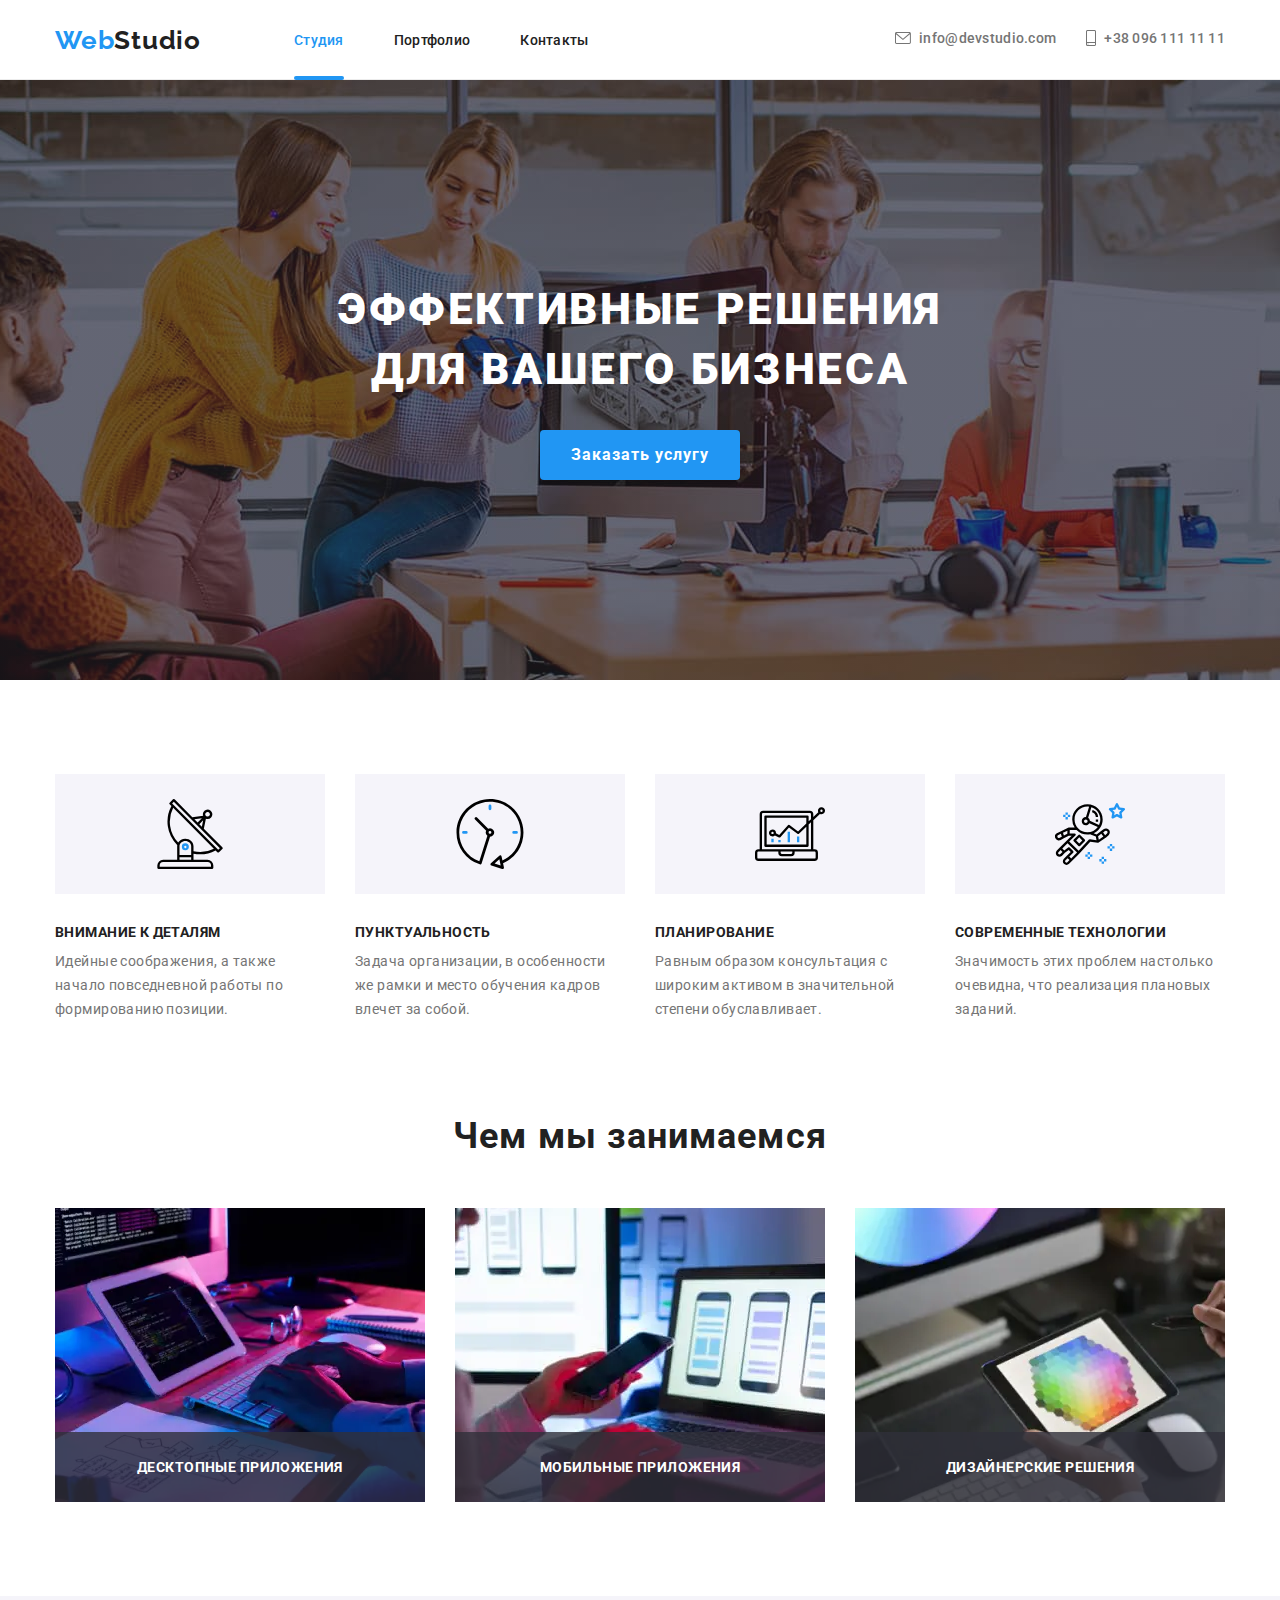
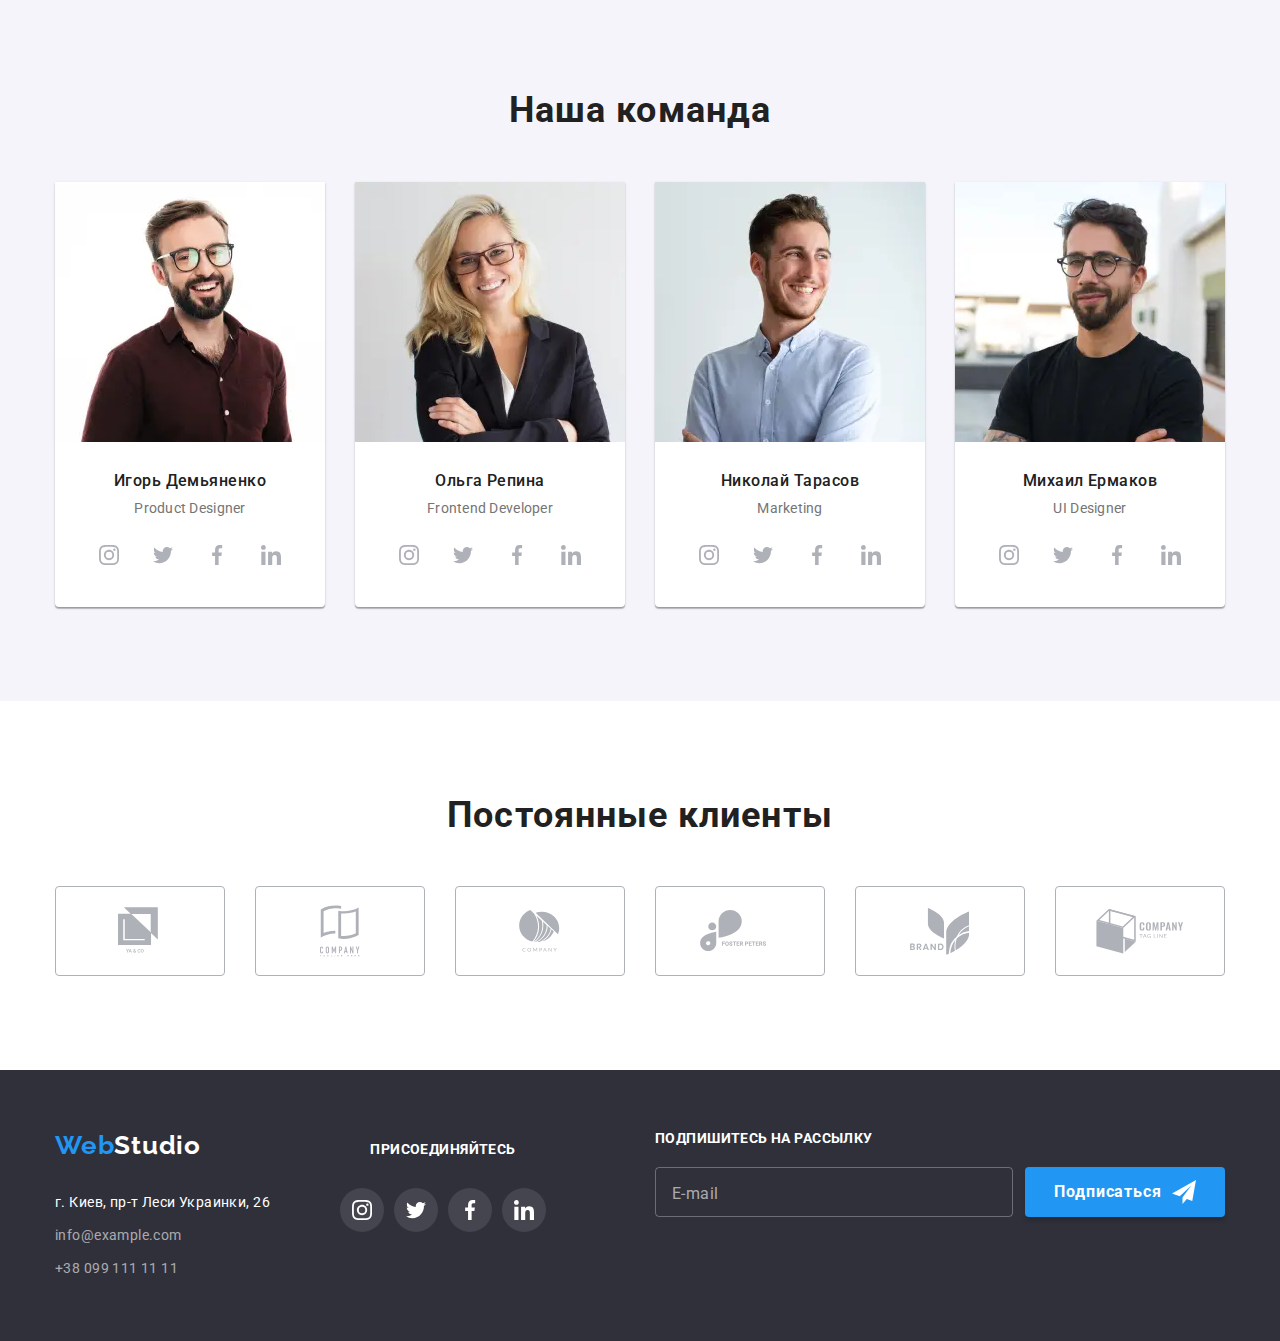
<file: index.html>
<!DOCTYPE html>
<html lang="ru">
  <head>
    <meta charset="UTF-8" />
    <meta name="viewport" content="width=device-width, initial-scale=1.0" />
    <link
      href="https://fonts.googleapis.com/css2?family=Raleway:wght@700&family=Roboto:wght@400;500;700;900&display=swap"
      rel="stylesheet"
    />
    <link rel="stylesheet" href="./css/main.min.css" />
    <title>WebStudio</title>
  </head>
  <body data-body>
    <!-- Header -->
    <header class="page-header">
      <div class="header-container">
        <a lang="en" href="./index.html" class="logo"
          ><span class="logo-accent">Web</span>Studio</a
        >

        <button type="button" class="menu-button" data-menu-button>
          <svg
            class="mobile-menu-icon"
            width="40"
            height="40"
            aria-label="Переключатель мобильного меню"
          >
            <use
              class="icon-menu"
              href="./image/sprite.svg#icon-menu-mob"
            ></use>
            <use
              class="icon-close"
              href="./image/sprite.svg#icon-menu-close"
            ></use>
          </svg>
        </button>

        <!-- <div class="nav-wrapper"> -->
        <div class="navigation-links">
          <nav>
            <ul class="top-menu">
              <li class="item">
                <a href="./index.html" class="top-menu--link current">Студия</a>
              </li>
              <li class="item">
                <a href="./portfolio.html" class="top-menu--link">Портфолио</a>
              </li>
              <li class="item">
                <a href="" class="top-menu--link">Контакты</a>
              </li>
            </ul>
          </nav>

          <address class="address-header">
            <ul class="top-address">
              <li class="item">
                <a href="mailto:info@devstudio.com" class="top-address--link"
                  ><svg class="mail-svg" width="16" height="12">
                    <use href="./image/sprite.svg#icon-envelope-hover"></use>
                  </svg>
                  info@devstudio.com</a
                >
              </li>
              <li class="item">
                <a href="tel:+380961111111" class="top-address--link"
                  ><svg class="phone-svg" width="10" height="16">
                    <use href="./image/sprite.svg#icon-smartphone"></use>
                  </svg>
                  +38 096 111 11 11</a
                >
              </li>
            </ul>
          </address>
        </div>
        <!-- </div> -->
      </div>
    </header>
    <main>
      <!-- Герой -->

      <section class="hero">
        <div class="hero-container">
          <h1 class="main-title">Эффективные решения для вашего бизнеса</h1>
          <button type="button" class="button" data-modal-open>
            Заказать услугу
          </button>
        </div>
      </section>

      <!-- Преимущества -->

      <section class="advantage">
        <div class="advantage-container">
          <h2 class="visually-hidden">Преимущества</h2>
          <ul class="advantage-list">
            <li class="item">
              <div class="advantage--icon">
                <svg class="" width="70" height="70">
                  <use href="./image/sprite.svg#icon-antenna"></use>
                </svg>
              </div>
              <p class="advantage-title">Внимание к деталям</p>
              <p class="text">
                Идейные соображения, а также начало повседневной работы по
                формированию позиции.
              </p>
            </li>
            <li class="item">
              <div class="advantage--icon">
                <svg class="" width="70" height="70">
                  <use href="./image/sprite.svg#icon-clock"></use>
                </svg>
              </div>
              <p class="advantage-title">Пунктуальность</p>
              <p class="text">
                Задача организации, в особенности же рамки и место обучения
                кадров влечет за собой.
              </p>
            </li>
            <li class="item">
              <div class="advantage--icon">
                <svg class="" width="70" height="70">
                  <use href="./image/sprite.svg#icon-diagram"></use>
                </svg>
              </div>
              <p class="advantage-title">Планирование</p>
              <p class="text">
                Равным образом консультация с широким активом в значительной
                степени обуславливает.
              </p>
            </li>
            <li class="item">
              <div class="advantage--icon">
                <svg class="" width="70" height="70">
                  <use href="./image/sprite.svg#icon-astronaut"></use>
                </svg>
              </div>
              <p class="advantage-title">Современные технологии</p>
              <p class="text">
                Значимость этих проблем настолько очевидна, что реализация
                плановых заданий.
              </p>
            </li>
          </ul>
        </div>
      </section>

      <!-- Чем мы занимаемся -->

      <section class="work">
        <div class="work-container">
          <h2 class="title">Чем мы занимаемся</h2>
          <ul class="work-list">
            <li class="item">
              <picture>
                <source
                  srcset="
                    ./image/razrabotka.webp   1x,
                    ./image/razrabotka2x.webp 2x
                  "
                  type="image/webp"
                />
                <img
                  alt="Разработка сайтов"
                  width="370"
                  height="294"
                  src="./image/razrabotka.jpg"
                  srcset="./image/razrabotka2x.jpg 2x"
                />
              </picture>
              <p class="work--title">Десктопные приложения</p>
            </li>
            <li class="item">
              <picture>
                <source
                  srcset="
                    ./image/adaptiv-saitov.webp   1x,
                    ./image/adaptiv-saitov2x.webp 2x
                  "
                  type="image/webp"
                />
                <img
                  alt="Адаптивные сайты"
                  width="370"
                  height="294"
                  src="./image/adaptiv-saitov.jpg"
                  srcset="./image/adaptiv-saitov2x.jpg 2x"
                />
              </picture>
              <p class="work--title">Мобильные приложения</p>
            </li>
            <li class="item">
              <picture>
                <source
                  srcset="./image/dizain.webp 1x, ./image/dizain2x.webp 2x"
                  type="image/webp"
                />
                <img
                  alt="Создание дизайна для сайтов"
                  width="370"
                  height="294"
                  src="./image/dizain.jpg"
                  srcset="./image/dizain2x.jpg 2x"
                />
              </picture>
              <p class="work--title">Дизайнерские решения</p>
            </li>
          </ul>
        </div>
      </section>

      <!-- Наша команда -->

      <section class="team">
        <div class="team-container">
          <h2 class="title">Наша команда</h2>
          <ul class="team-list">
            <li class="item">
              <picture>
                <source
                  srcset="
                    ./image/demyanenko-540.webp 540w,
                    ./image/demyanenko-270.webp 270w
                  "
                  type="image/webp"
                  media="(min-width: 1200px)"
                  sizes="(min-width: 1200px) 270px, (min-width: 768px) 354px, (min-width: 480px) 450px, 100vw"
                />
                <source
                  srcset="
                    ./image/demyanenko-354.webp 354w,
                    ./image/demyanenko-708.webp 708w
                  "
                  type=" image/webp"
                  media="(min-width: 768px)"
                  sizes="(min-width: 1200px) 270px, (min-width: 768px) 354px, (min-width: 480px) 450px, 100vw"
                />
                <source
                  srcset="
                    ./image/demyanenko-450.webp 450w,
                    ./image/demyanenko-900.webp 900w
                  "
                  type=" image/webp"
                  media="(min-width: 480px)"
                  sizes="(min-width: 1200px) 270px, (min-width: 768px) 354px, (min-width: 480px) 450px, 100vw"
                />
                <source
                  srcset="
                    ./image/demyanenko-270.webp 270w,
                    ./image/demyanenko-354.webp 354w,
                    ./image/demyanenko-450.webp 450w,
                    ./image/demyanenko-540.webp 540w,
                    ./image/demyanenko-708.webp 708w,
                    ./image/demyanenko-900.webp 900w
                  "
                  type=" image/webp"
                  media="(max-width: 479px)"
                  sizes="(min-width: 1200px) 270px, (min-width: 768px) 354px, (min-width: 480px) 450px, 100vw"
                />

                <img
                  class="photo"
                  alt="Игорь Демьяненко"
                  src="./image/demyanenko-270.jpg"
                  srcset="
                    ./image/demyanenko-270.jpg 270w,
                    ./image/demyanenko-354.jpg 354w,
                    ./image/demyanenko-450.jpg 450w,
                    ./image/demyanenko-540.jpg 540w,
                    ./image/demyanenko-708.jpg 708w,
                    ./image/demyanenko-900.jpg 900w
                  "
                  sizes="(min-width: 1200px) 270px, (min-width: 768px) 354px, (min-width: 480px) 450px, 100vw"
                />
              </picture>
              <h3 class="name">Игорь Демьяненко</h3>
              <p class="specialty" lang="en">Product Designer</p>
              <ul class="social">
                <li class="social-item">
                  <a class="social-link" href="">
                    <svg class="social-svg" width="20" height="20">
                      <use href="./image/sprite.svg#icon-instagram"></use>
                    </svg>
                  </a>
                </li>
                <li class="social-item">
                  <a class="social-link" href="">
                    <svg class="social-svg" width="20" height="20">
                      <use href="./image/sprite.svg#icon-twitter"></use>
                    </svg>
                  </a>
                </li>
                <li class="social-item">
                  <a class="social-link" href="">
                    <svg class="social-svg" width="20" height="20">
                      <use href="./image/sprite.svg#icon-facebook"></use>
                    </svg>
                  </a>
                </li>
                <li class="social-item">
                  <a class="social-link" href="">
                    <svg class="social-svg" width="20" height="20">
                      <use href="./image/sprite.svg#icon-linkedin"></use>
                    </svg>
                  </a>
                </li>
              </ul>
            </li>
            <li class="item">
              <picture>
                <source
                  srcset="
                    ./image/repina-540.webp 540w,
                    ./image/repina-270.webp 270w
                  "
                  type="image/webp"
                  media="(min-width: 1200px)"
                  sizes="(min-width: 1200px) 270px, (min-width: 768px) 354px, (min-width: 480px) 450px, 100vw"
                />
                <source
                  srcset="
                    ./image/repina-354.webp 354w,
                    ./image/repina-708.webp 708w
                  "
                  type="image/webp"
                  media="(min-width: 768px)"
                  sizes="(min-width: 1200px) 270px, (min-width: 768px) 354px, (min-width: 480px) 450px, 100vw"
                />
                <source
                  srcset="
                    ./image/repina-450.webp 450w,
                    ./image/repina-900.webp 900w
                  "
                  type="image/webp"
                  media="(min-width: 480px)"
                  sizes="(min-width: 1200px) 270px, (min-width: 768px) 354px, (min-width: 480px) 450px, 100vw"
                />
                <source
                  srcset="
                    ./image/repina-270.webp 270w,
                    ./image/repina-354.webp 354w,
                    ./image/repina-450.webp 450w,
                    ./image/repina-540.webp 540w,
                    ./image/repina-708.webp 708w,
                    ./image/repina-900.webp 900w
                  "
                  type="image/webp"
                  media="(max-width: 479px)"
                  sizes="(min-width: 1200px) 270px, (min-width: 768px) 354px, (min-width: 480px) 450px, 100vw"
                />
                <img
                  class="photo"
                  alt="Ольга Репина"
                  src="./image/repina-270.jpg"
                  srcset="
                    ./image/repina-270.jpg 270w,
                    ./image/repina-354.jpg 354w,
                    ./image/repina-450.jpg 450w,
                    ./image/repina-540.jpg 540w,
                    ./image/repina-708.jpg 708w,
                    ./image/repina-900.jpg 900w
                  "
                  sizes="(min-width: 1200px) 270px, (min-width: 768px) 354px, (min-width: 480px) 450px, 100vw"
                />
              </picture>
              <h3 class="name">Ольга Репина</h3>
              <p class="specialty" lang="en">Frontend Developer</p>
              <ul class="social">
                <li class="social-item">
                  <a class="social-link" href="">
                    <svg class="social-svg" width="20" height="20">
                      <use href="./image/sprite.svg#icon-instagram"></use>
                    </svg>
                  </a>
                </li>
                <li class="social-item">
                  <a class="social-link" href="">
                    <svg class="social-svg" width="20" height="20">
                      <use href="./image/sprite.svg#icon-twitter"></use>
                    </svg>
                  </a>
                </li>
                <li class="social-item">
                  <a class="social-link" href="">
                    <svg class="social-svg" width="20" height="20">
                      <use href="./image/sprite.svg#icon-facebook"></use>
                    </svg>
                  </a>
                </li>
                <li class="social-item">
                  <a class="social-link" href="">
                    <svg class="social-svg" width="20" height="20">
                      <use href="./image/sprite.svg#icon-linkedin"></use>
                    </svg>
                  </a>
                </li>
              </ul>
            </li>
            <li class="item">
              <picture>
                <source
                  srcset="
                    ./image/tarasov-540.webp 540w,
                    ./image/tarasov-270.webp 270w
                  "
                  type="image/webp"
                  media="(min-width: 1200px)"
                  sizes="(min-width: 1200px) 270px, (min-width: 768px) 354px, (min-width: 480px) 450px, 100vw"
                />
                <source
                  srcset="
                    ./image/tarasov-354.webp 354w,
                    ./image/tarasov-708.webp 708w
                  "
                  type=" image/webp"
                  media="(min-width: 768px)"
                  sizes="(min-width: 1200px) 270px, (min-width: 768px) 354px, (min-width: 480px) 450px, 100vw"
                />
                <source
                  srcset="
                    ./image/tarasov-450.webp 450w,
                    ./image/tarasov-900.webp 900w
                  "
                  type=" image/webp"
                  media="(min-width: 480px)"
                  sizes="(min-width: 1200px) 270px, (min-width: 768px) 354px, (min-width: 480px) 450px, 100vw"
                />
                <source
                  srcset="
                    ./image/tarasov-270.webp 270w,
                    ./image/tarasov-354.webp 354w,
                    ./image/tarasov-450.webp 450w,
                    ./image/tarasov-540.webp 540w,
                    ./image/tarasov-708.webp 708w,
                    ./image/tarasov-900.webp 900w
                  "
                  type=" image/webp"
                  media="(max-width: 479px)"
                  sizes="(min-width: 1200px) 270px, (min-width: 768px) 354px, (min-width: 480px) 450px, 100vw"
                />
                <img
                  class="photo"
                  alt="Николай Тарасов"
                  src="./image/tarasov-270.jpg"
                  srcset="
                    ./image/tarasov-270.jpg 270w,
                    ./image/tarasov-354.jpg 354w,
                    ./image/tarasov-450.jpg 450w,
                    ./image/tarasov-540.jpg 540w,
                    ./image/tarasov-708.jpg 708w,
                    ./image/tarasov-900.jpg 900w
                  "
                  sizes="(min-width: 1200px) 270px, (min-width: 768px) 354px, (min-width: 480px) 450px, 100vw"
                />
              </picture>
              <h3 class="name">Николай Тарасов</h3>
              <p class="specialty" lang="en">Marketing</p>
              <ul class="social">
                <li class="social-item">
                  <a class="social-link" href="">
                    <svg class="social-svg" width="20" height="20">
                      <use href="./image/sprite.svg#icon-instagram"></use>
                    </svg>
                  </a>
                </li>
                <li class="social-item">
                  <a class="social-link" href="">
                    <svg class="social-svg" width="20" height="20">
                      <use href="./image/sprite.svg#icon-twitter"></use>
                    </svg>
                  </a>
                </li>
                <li class="social-item">
                  <a class="social-link" href="">
                    <svg class="social-svg" width="20" height="20">
                      <use href="./image/sprite.svg#icon-facebook"></use>
                    </svg>
                  </a>
                </li>
                <li class="social-item">
                  <a class="social-link" href="">
                    <svg class="social-svg" width="20" height="20">
                      <use href="./image/sprite.svg#icon-linkedin"></use>
                    </svg>
                  </a>
                </li>
              </ul>
            </li>
            <li class="item">
              <picture>
                <source
                  srcset="
                    ./image/ermakov-540.webp 540w,
                    ./image/ermakov-270.webp 270w
                  "
                  type="image/webp"
                  media="(min-width: 1200px)"
                  sizes="(min-width: 1200px) 270px, (min-width: 768px) 354px, (min-width: 480px) 450px, 100vw"
                />
                <source
                  srcset="
                    ./image/ermakov-354.webp 354w,
                    ./image/ermakov-708.webp 708w
                  "
                  type=" image/webp"
                  media="(min-width: 768px)"
                  sizes="(min-width: 1200px) 270px, (min-width: 768px) 354px, (min-width: 480px) 450px, 100vw"
                />
                <source
                  srcset="
                    ./image/ermakov-450.webp 450w,
                    ./image/ermakov-900.webp 900w
                  "
                  type=" image/webp"
                  media="(min-width: 480px)"
                  sizes="(min-width: 1200px) 270px, (min-width: 768px) 354px, (min-width: 480px) 450px, 100vw"
                />
                <source
                  srcset="
                    ./image/ermakov-270.webp 270w,
                    ./image/ermakov-354.webp 354w,
                    ./image/ermakov-450.webp 450w,
                    ./image/ermakov-540.webp 540w,
                    ./image/ermakov-708.webp 708w,
                    ./image/ermakov-900.webp 900w
                  "
                  type=" image/webp"
                  media="(max-width: 479px)"
                  sizes="(min-width: 1200px) 270px, (min-width: 768px) 354px, (min-width: 480px) 450px, 100vw"
                />
                <img
                  class="photo"
                  alt="Михаил Ермаков"
                  src="./image/ermakov-270.jpg"
                  srcset="
                    ./image/ermakov-270.jpg 270w,
                    ./image/ermakov-354.jpg 354w,
                    ./image/ermakov-450.jpg 450w,
                    ./image/ermakov-540.jpg 540w,
                    ./image/ermakov-708.jpg 708w,
                    ./image/ermakov-900.jpg 900w
                  "
                  sizes="(min-width: 1200px) 270px, (min-width: 768px) 354px, (min-width: 480px) 450px, 100vw"
                />
              </picture>
              <h3 class="name">Михаил Ермаков</h3>
              <p class="specialty" lang="en">UI Designer</p>
              <ul class="social">
                <li class="social-item">
                  <a class="social-link" href="">
                    <svg class="social-svg" width="20" height="20">
                      <use href="./image/sprite.svg#icon-instagram"></use>
                    </svg>
                  </a>
                </li>
                <li class="social-item">
                  <a class="social-link" href="">
                    <svg class="social-svg" width="20" height="20">
                      <use href="./image/sprite.svg#icon-twitter"></use>
                    </svg>
                  </a>
                </li>
                <li class="social-item">
                  <a class="social-link" href="">
                    <svg class="social-svg" width="20" height="20">
                      <use href="./image/sprite.svg#icon-facebook"></use>
                    </svg>
                  </a>
                </li>
                <li class="social-item">
                  <a class="social-link" href="">
                    <svg class="social-svg" width="20" height="20">
                      <use href="./image/sprite.svg#icon-linkedin"></use>
                    </svg>
                  </a>
                </li>
              </ul>
            </li>
          </ul>
        </div>
      </section>

      <!-- Клиенты -->

      <section class="clients">
        <div class="clients-container">
          <h2 class="title">Постоянные клиенты</h2>
          <ul class="clients-list">
            <li class="clients-item">
              <a href="" class="clients-link"
                ><svg class="clients-svg" width="44" height="49">
                  <use href="./image/sprite.svg#icon-logo-1"></use></svg
              ></a>
            </li>
            <li class="clients-item">
              <a href="" class="clients-link"
                ><svg class="clients-svg" width="40" height="52">
                  <use href="./image/sprite.svg#icon-logo-2"></use></svg
              ></a>
            </li>
            <li class="clients-item">
              <a href="" class="clients-link"
                ><svg class="clients-svg" width="41" height="42">
                  <use href="./image/sprite.svg#icon-logo-3"></use></svg
              ></a>
            </li>
            <li class="clients-item">
              <a href="" class="clients-link"
                ><svg class="clients-svg" width="79" height="42">
                  <use href="./image/sprite.svg#icon-logo-4"></use></svg
              ></a>
            </li>
            <li class="clients-item">
              <a href="" class="clients-link"
                ><svg class="clients-svg" width="59" height="47">
                  <use href="./image/sprite.svg#icon-logo-5"></use></svg
              ></a>
            </li>
            <li class="clients-item">
              <a href="" class="clients-link"
                ><svg class="clients-svg" width="88" height="45">
                  <use href="./image/sprite.svg#icon-logo-6"></use></svg
              ></a>
            </li>
          </ul>
        </div>
      </section>
    </main>

    <!-- Footer -->

    <footer class="footer">
      <div class="footer-container">
        <div class="footer-wrapper">
          <div class="address">
            <a lang="en" href="./index.html" class="logo"
              ><span class="logo-accent">Web</span>Studio</a
            >

            <address>
              <ul class="footer-address">
                <li class="item">
                  <a
                    href="https://goo.gl/maps/jd2Q6fffBSF1kD2X9"
                    class="footer-address__link"
                    target="_blank"
                    >г. Киев, пр-т Леси Украинки, 26</a
                  >
                </li>
                <li class="item">
                  <a href="mailto:info@example.com" class="footer-address__link"
                    >info@example.com</a
                  >
                </li>
                <li class="item">
                  <a href="tel:+380991111111" class="footer-address__link"
                    >+38 099 111 11 11</a
                  >
                </li>
              </ul>
            </address>
          </div>

          <!-- Блок присоединяйтесь -->

          <div class="join">
            <b class="join-title">присоединяйтесь</b>
            <ul class="social">
              <li class="social-item">
                <a class="social-link" href="">
                  <svg class="social-svg" width="20" height="20">
                    <use href="./image/sprite.svg#icon-instagram"></use>
                  </svg>
                </a>
              </li>
              <li class="social-item">
                <a class="social-link" href="">
                  <svg class="social-svg" width="20" height="20">
                    <use href="./image/sprite.svg#icon-twitter"></use>
                  </svg>
                </a>
              </li>
              <li class="social-item">
                <a class="social-link" href="">
                  <svg class="social-svg" width="20" height="20">
                    <use href="./image/sprite.svg#icon-facebook"></use>
                  </svg>
                </a>
              </li>
              <li class="social-item">
                <a class="social-link" href="">
                  <svg class="social-svg" width="20" height="20">
                    <use href="./image/sprite.svg#icon-linkedin"></use>
                  </svg>
                </a>
              </li>
            </ul>
          </div>
        </div>

        <!-- Подпишитесь на рассылку -->

        <div class="subscribe">
          <p class="subscribe--title">Подпишитесь на рассылку</p>
          <form class="subscribe-form">
            <label class="subscribe--label">
              <input
                type="email"
                name="mail"
                class="user-email"
                placeholder="E-mail"
              />
            </label>
            <button type="submit" class="button">
              <span class="subscribe--button__text">Подписаться</span>
              <svg width="24" height="24">
                <use href="./image/sprite.svg#icon-send"></use>
              </svg>
            </button>
          </form>
        </div>
      </div>
    </footer>
    <div class="backdrop is-hidden" data-modal>
      <div class="modal">
        <p class="modal-title">Оставьте свои данные, мы вам перезвоним</p>

        <form class="modal-form">
          <label class="modal-label">
            <span class="modal-label-text">Имя</span>

            <input
              class="modal-input"
              type="text"
              name="user-name"
              placeholder=" "
            />
            <svg class="modal-svg" width="18" height="18">
              <use href="./image/sprite.svg#icon-person-black"></use>
            </svg>
          </label>

          <label class="modal-label">
            <span class="modal-label-text">Телефон</span>
            <input
              class="modal-input"
              type="tel"
              name="phone"
              placeholder=" "
            />
            <svg class="modal-svg" width="18" height="18">
              <use href="./image/sprite.svg#icon-phone-black"></use>
            </svg>
          </label>

          <label class="modal-label">
            <span class="modal-label-text">Почта</span>
            <input
              class="modal-input"
              type="email"
              name="mail"
              placeholder=" "
            />
            <svg class="modal-svg" width="18" height="18">
              <use href="./image/sprite.svg#icon-email-black"></use>
            </svg>
          </label>

          <label class="modal-label-textarea">
            <span class="modal-label-text">Комментарий</span>
            <textarea
              class="modal-textarea"
              name="massege"
              placeholder="Введите текст"
            ></textarea>
          </label>

          <label class="label-policy">
            <input
              type="checkbox"
              name="policy-check"
              class="policy-check-input visually-hidden"
            />

            <!-- Оформление чекбокса через свг спрайт -->

            <span class="label-policy-check">
              <svg width="11" height="8">
                <use href="./image/sprite.svg#icon-Vector"></use>
              </svg>
            </span>

            <!-- ===================================== -->

            <span class="label-policy-text"
              >Соглашаюсь с рассылкой и принимаю
              <a href="" class="policy-link">Условия договора</a></span
            >
          </label>

          <button type="submit" class="modal-button">Отправить</button>
        </form>
        <button type="button" class="modal-btn" data-modal-close>
          <svg class="" width="18" height="18">
            <use href="./image/sprite.svg#icon-close-black"></use>
          </svg>
        </button>
      </div>
    </div>
    <script src="./js/menu.js"></script>
    <script src="./js/modal.js"></script>
  </body>
</html>
</file>
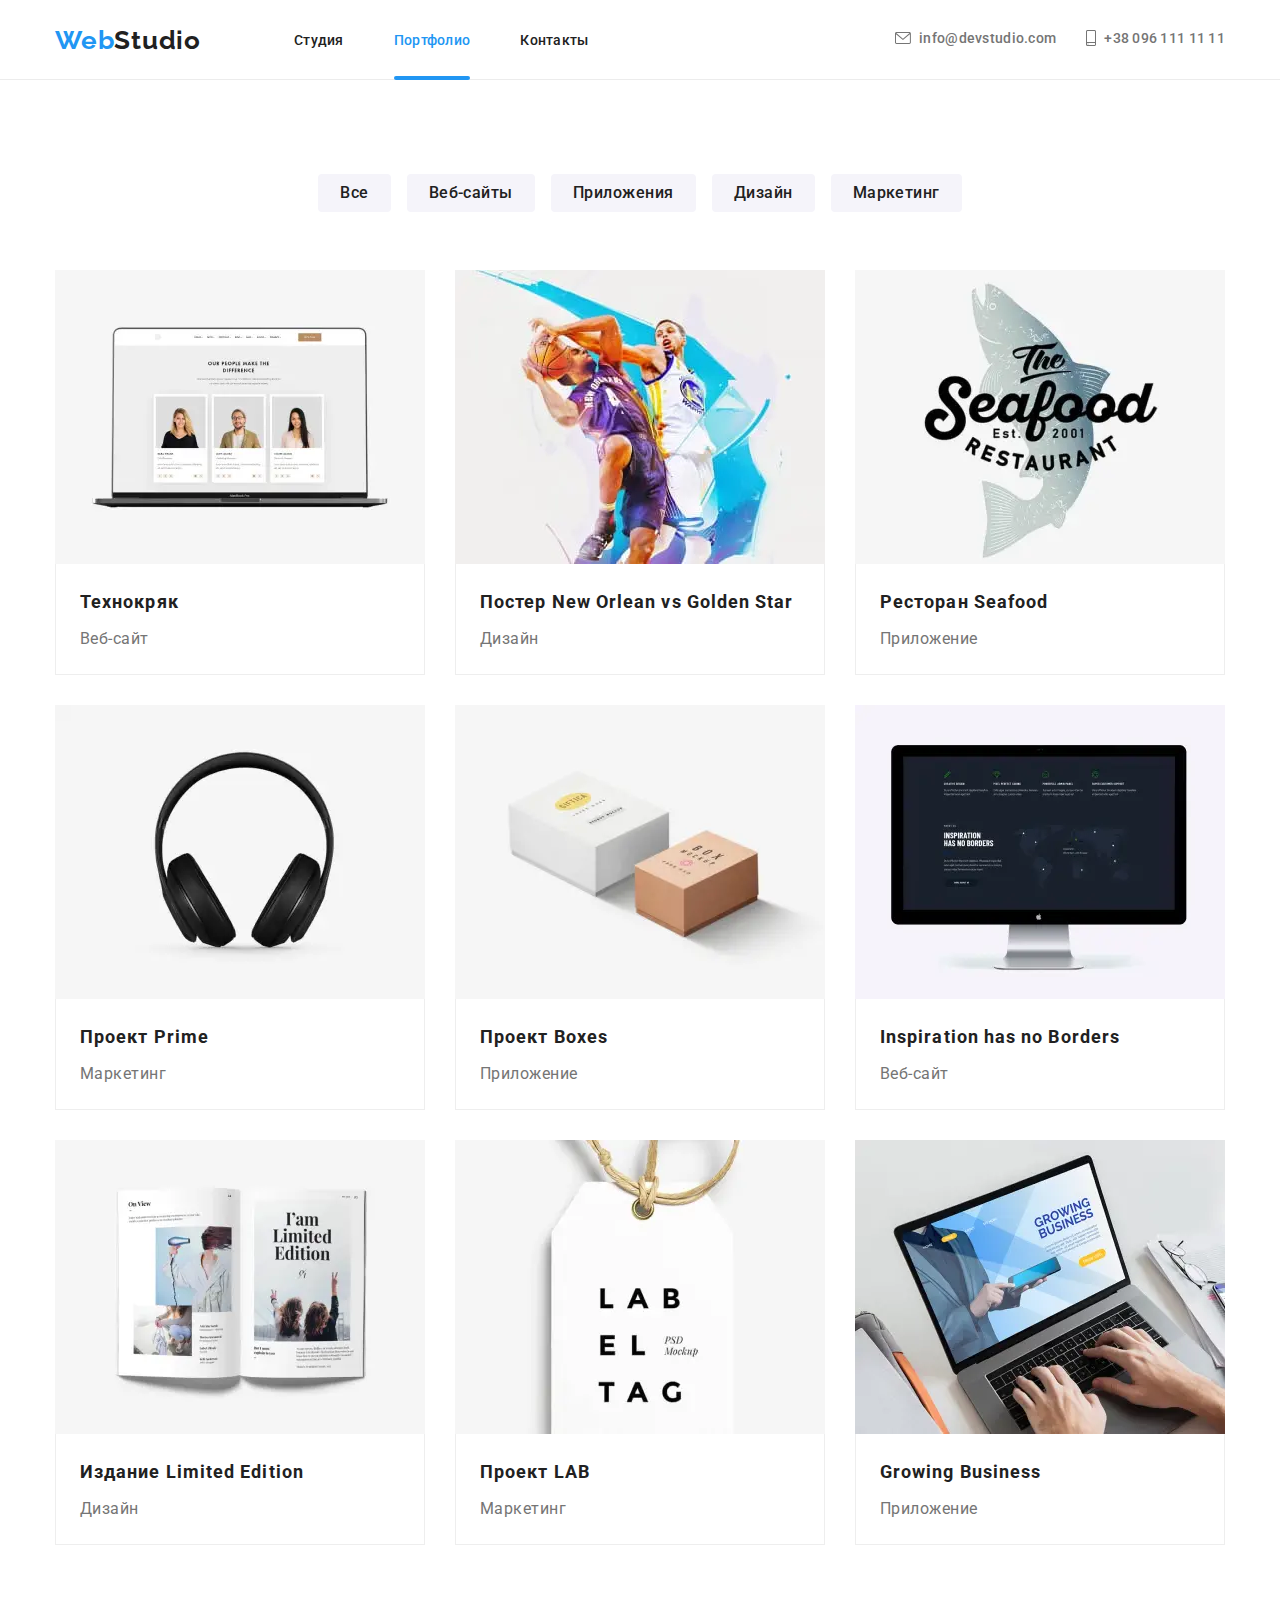
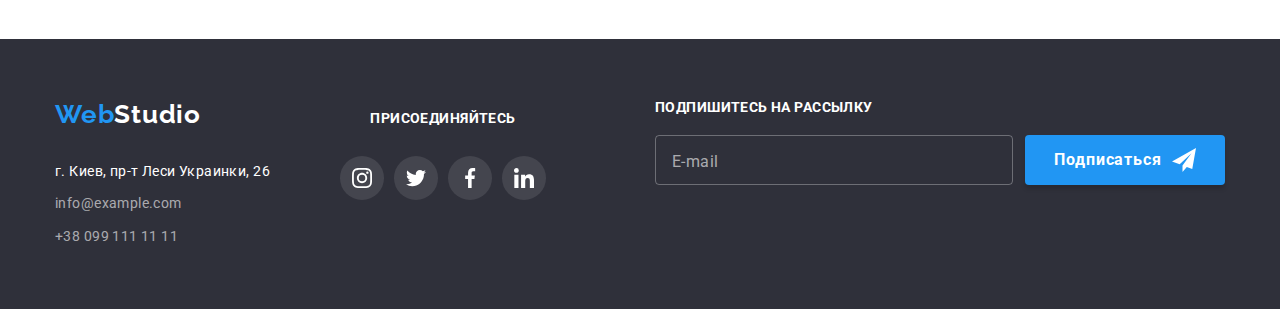
<file: portfolio.html>
<!DOCTYPE html>
<html lang="ru">
  <head>
    <meta charset="UTF-8" />
    <meta name="viewport" content="width=device-width, initial-scale=1.0" />
    <link
      href="https://fonts.googleapis.com/css2?family=Raleway:wght@700&family=Roboto:wght@400;500;700;900&display=swap"
      rel="stylesheet"
    />
    <link rel="stylesheet" href="./css/portfolio.min.css" />
    <title>Portfolio</title>
  </head>

  <body data-body>
    <!-- Header -->
    <header class="page-header">
      <div class="header-container">
        <a lang="en" href="./index.html" class="logo"
          ><span class="logo-accent">Web</span>Studio</a
        >

        <button type="button" class="menu-button" data-menu-button>
          <svg
            class="mobile-menu-icon"
            width="40"
            height="40"
            aria-label="Переключатель мобильного меню"
          >
            <use
              class="icon-menu"
              href="./image/sprite.svg#icon-menu-mob"
            ></use>
            <use
              class="icon-close"
              href="./image/sprite.svg#icon-menu-close"
            ></use>
          </svg>
        </button>

        <!-- <div class="nav-wrapper"> -->
        <div class="navigation-links">
          <nav>
            <ul class="top-menu">
              <li class="item">
                <a href="./index.html" class="top-menu--link">Студия</a>
              </li>
              <li class="item">
                <a href="./portfolio.html" class="top-menu--link current"
                  >Портфолио</a
                >
              </li>
              <li class="item">
                <a href="" class="top-menu--link">Контакты</a>
              </li>
            </ul>
          </nav>

          <address class="address-header">
            <ul class="top-address">
              <li class="item">
                <a href="mailto:info@devstudio.com" class="top-address--link"
                  ><svg class="mail-svg" width="16" height="12">
                    <use href="./image/sprite.svg#icon-envelope-hover"></use>
                  </svg>
                  info@devstudio.com</a
                >
              </li>
              <li class="item">
                <a href="tel:+380961111111" class="top-address--link"
                  ><svg class="phone-svg" width="10" height="16">
                    <use href="./image/sprite.svg#icon-smartphone"></use>
                  </svg>
                  +38 096 111 11 11</a
                >
              </li>
            </ul>
          </address>
        </div>
        <!-- </div> -->
      </div>
    </header>

    <!-- Main -->

    <main>
      <section class="portfolio">
        <div class="portfolio-container">
          <!-- Фильтр -->

          <div class="filter-wrapper">
            <ul class="filter">
              <li class="item"><a href="" class="filter-link">Все</a></li>
              <li class="item">
                <a href="" class="filter-link">Веб-сайты</a>
              </li>
              <li class="item">
                <a href="" class="filter-link">Приложения</a>
              </li>
              <li class="item"><a href="" class="filter-link">Дизайн</a></li>
              <li class="item">
                <a href="" class="filter-link">Маркетинг</a>
              </li>
            </ul>
          </div>

          <!-- Карточки -->

          <ul class="cards">
            <li class="item">
              <a href="" class="cards-link">
                <div class="cards-block">
                  <picture>
                    <source
                      srcset="
                        ./image/sait-370.webp 370w,
                        ./image/sait-740.webp 740w
                      "
                      type="image/webp"
                      media="(min-width: 1200px)"
                      sizes="(min-width: 1200px) 370px, (min-width: 768px) 354px, (min-width: 480px) 450px, 100vw"
                    />
                    <source
                      srcset="
                        ./image/sait-354.webp 354w,
                        ./image/sait-708.webp 708w
                      "
                      type=" image/webp"
                      media="(min-width: 768px)"
                      sizes="(min-width: 1200px) 370px, (min-width: 768px) 354px, (min-width: 480px) 450px, 100vw"
                    />
                    <source
                      srcset="
                        ./image/sait-450.webp 450w,
                        ./image/sait-900.webp 900w
                      "
                      type=" image/webp"
                      media="(min-width: 480px)"
                      sizes="(min-width: 1200px) 370px, (min-width: 768px) 354px, (min-width: 480px) 450px, 100vw"
                    />
                    <source
                      srcset="
                        ./image/sait-354.webp 354w,
                        ./image/sait-370.webp 370w,
                        ./image/sait-450.webp 450w,
                        ./image/sait-708.webp 708w,
                        ./image/sait-740.webp 740w,
                        ./image/sait-900.webp 900w
                      "
                      type=" image/webp"
                      media="(max-width: 479px)"
                      sizes="(min-width: 1200px) 370px, (min-width: 768px) 354px, (min-width: 480px) 450px, 100vw"
                    />
                    <img
                      alt="Веб-сайт компании"
                      class="card-foto"
                      src="./image/sait-354.jpg"
                      srcset="
                        ./image/sait-354.jpg 354w,
                        ./image/sait-370.jpg 370w,
                        ./image/sait-450.jpg 450w,
                        ./image/sait-708.jpg 708w,
                        ./image/sait-740.jpg 740w,
                        ./image/sait-900.jpg 900w
                      "
                      sizes="(min-width: 1200px) 370px, (min-width: 768px) 354px, (min-width: 480px) 450px, 100vw"
                    />
                  </picture>
                  <p class="card-desc--text">
                    Технокряк это современная площадка распространения
                    коронавируса. Компании используют эту платформу для
                    цифрового шпионажа и атак на защищённые сервера конкурентов.
                  </p>
                </div>

                <div class="card-desc">
                  <h2 class="name-card">Технокряк</h2>
                  <p class="text-card">Веб-сайт</p>
                </div>
              </a>
            </li>
            <li class="item">
              <a href="" class="cards-link">
                <div class="cards-block">
                  <picture>
                    <source
                      srcset="
                        ./image/basketball-370.webp 370w,
                        ./image/basketball-740.webp 740w
                      "
                      type="image/webp"
                      media="(min-width: 1200px)"
                      sizes="(min-width: 1200px) 370px, (min-width: 768px) 354px, (min-width: 480px) 450px, 100vw"
                    />
                    <source
                      srcset="
                        ./image/basketball-354.webp 354w,
                        ./image/basketball-708.webp 708w
                      "
                      type=" image/webp"
                      media="(min-width: 768px)"
                      sizes="(min-width: 1200px) 370px, (min-width: 768px) 354px, (min-width: 480px) 450px, 100vw"
                    />
                    <source
                      srcset="
                        ./image/basketball-450.webp 450w,
                        ./image/basketball-900.webp 900w
                      "
                      type=" image/webp"
                      media="(min-width: 480px)"
                      sizes="(min-width: 1200px) 370px, (min-width: 768px) 354px, (min-width: 480px) 450px, 100vw"
                    />
                    <source
                      srcset="
                        ./image/basketball-354.webp 354w,
                        ./image/basketball-370.webp 370w,
                        ./image/basketball-450.webp 450w,
                        ./image/basketball-708.webp 708w,
                        ./image/basketball-740.webp 740w,
                        ./image/basketball-900.webp 900w
                      "
                      type=" image/webp"
                      media="(max-width: 479px)"
                      sizes="(min-width: 1200px) 370px, (min-width: 768px) 354px, (min-width: 480px) 450px, 100vw"
                    />
                    <img
                      src="./image/basketball-354.jpg"
                      alt="Дизайн постера"
                      class="card-foto"
                      srcset="
                        ./image/basketball-354.jpg 354w,
                        ./image/basketball-370.jpg 370w,
                        ./image/basketball-450.jpg 450w,
                        ./image/basketball-708.jpg 708w,
                        ./image/basketball-740.jpg 740w,
                        ./image/basketball-900.jpg 900w
                      "
                      sizes="(min-width: 1200px) 370px, (min-width: 768px) 354px, (min-width: 480px) 450px, 100vw"
                    />
                  </picture>
                  <p class="card-desc--text">
                    Технокряк это современная площадка распространения
                    коронавируса. Компании используют эту платформу для
                    цифрового шпионажа и атак на защищённые сервера конкурентов.
                  </p>
                </div>

                <div class="card-desc">
                  <h2 class="name-card">Постер New Orlean vs Golden Star</h2>
                  <p class="text-card">Дизайн</p>
                </div>
              </a>
            </li>
            <li class="item">
              <a href="" class="cards-link">
                <div class="cards-block">
                  <picture>
                    <source
                      srcset="
                        ./image/restaurant-370.webp 370w,
                        ./image/restaurant-740.webp 740w
                      "
                      type="image/webp"
                      media="(min-width: 1200px)"
                      sizes="(min-width: 1200px) 370px, (min-width: 768px) 354px, (min-width: 480px) 450px, 100vw"
                    />
                    <source
                      srcset="
                        ./image/restaurant-354.webp 354w,
                        ./image/restaurant-708.webp 708w
                      "
                      type=" image/webp"
                      media="(min-width: 768px)"
                      sizes="(min-width: 1200px) 370px, (min-width: 768px) 354px, (min-width: 480px) 450px, 100vw"
                    />
                    <source
                      srcset="
                        ./image/restaurant-450.webp 450w,
                        ./image/restaurant-900.webp 900w
                      "
                      type=" image/webp"
                      media="(min-width: 480px)"
                      sizes="(min-width: 1200px) 370px, (min-width: 768px) 354px, (min-width: 480px) 450px, 100vw"
                    />
                    <source
                      srcset="
                        ./image/restaurant-354.webp 354w,
                        ./image/restaurant-370.webp 370w,
                        ./image/restaurant-450.webp 450w,
                        ./image/restaurant-708.webp 708w,
                        ./image/restaurant-740.webp 740w,
                        ./image/restaurant-900.webp 900w
                      "
                      type=" image/webp"
                      media="(max-width: 479px)"
                      sizes="(min-width: 1200px) 370px, (min-width: 768px) 354px, (min-width: 480px) 450px, 100vw"
                    />
                    <img
                      src="./image/restaurant-354.jpg"
                      alt="Приложение для ресторана"
                      class="card-foto"
                      srcset="
                        ./image/restaurant-354.jpg 354w,
                        ./image/restaurant-370.jpg 370w,
                        ./image/restaurant-450.jpg 450w,
                        ./image/restaurant-708.jpg 708w,
                        ./image/restaurant-740.jpg 740w,
                        ./image/restaurant-900.jpg 900w
                      "
                      sizes="(min-width: 1200px) 370px, (min-width: 768px) 354px, (min-width: 480px) 450px, 100vw"
                    />
                  </picture>
                  <p class="card-desc--text">
                    Технокряк это современная площадка распространения
                    коронавируса. Компании используют эту платформу для
                    цифрового шпионажа и атак на защищённые сервера конкурентов.
                  </p>
                </div>

                <div class="card-desc">
                  <h2 class="name-card">Ресторан Seafood</h2>
                  <p class="text-card">Приложение</p>
                </div>
              </a>
            </li>
            <li class="item">
              <a href="" class="cards-link">
                <div class="cards-block">
                  <picture>
                    <source
                      srcset="
                        ./image/headphones-370.webp 370w,
                        ./image/headphones-740.webp 740w
                      "
                      type="image/webp"
                      media="(min-width: 1200px)"
                      sizes="(min-width: 1200px) 370px, (min-width: 768px) 354px, (min-width: 480px) 450px, 100vw"
                    />
                    <source
                      srcset="
                        ./image/headphones-354.webp 354w,
                        ./image/headphones-708.webp 708w
                      "
                      type=" image/webp"
                      media="(min-width: 768px)"
                      sizes="(min-width: 1200px) 370px, (min-width: 768px) 354px, (min-width: 480px) 450px, 100vw"
                    />
                    <source
                      srcset="
                        ./image/headphones-450.webp 450w,
                        ./image/headphones-900.webp 900w
                      "
                      type=" image/webp"
                      media="(min-width: 480px)"
                      sizes="(min-width: 1200px) 370px, (min-width: 768px) 354px, (min-width: 480px) 450px, 100vw"
                    />
                    <source
                      srcset="
                        ./image/headphones-354.webp 354w,
                        ./image/headphones-370.webp 370w,
                        ./image/headphones-450.webp 450w,
                        ./image/headphones-708.webp 708w,
                        ./image/headphones-740.webp 740w,
                        ./image/headphones-900.webp 900w
                      "
                      type=" image/webp"
                      media="(max-width: 479px)"
                      sizes="(min-width: 1200px) 370px, (min-width: 768px) 354px, (min-width: 480px) 450px, 100vw"
                    />
                    <img
                      src="./image/headphones-354.jpg"
                      alt="Наушники"
                      class="card-foto"
                      srcset="
                        ./image/headphones-354.jpg 354w,
                        ./image/headphones-370.jpg 370w,
                        ./image/headphones-450.jpg 450w,
                        ./image/headphones-708.jpg 708w,
                        ./image/headphones-740.jpg 740w,
                        ./image/headphones-900.jpg 900w
                      "
                      sizes="(min-width: 1200px) 370px, (min-width: 768px) 354px, (min-width: 480px) 450px, 100vw"
                    />
                  </picture>
                  <p class="card-desc--text">
                    Технокряк это современная площадка распространения
                    коронавируса. Компании используют эту платформу для
                    цифрового шпионажа и атак на защищённые сервера конкурентов.
                  </p>
                </div>

                <div class="card-desc">
                  <h2 class="name-card">Проект Prime</h2>
                  <p class="text-card">Маркетинг</p>
                </div>
              </a>
            </li>
            <li class="item">
              <a href="" class="cards-link">
                <div class="cards-block">
                  <picture>
                    <source
                      srcset="
                        ./image/boxes-370.webp 370w,
                        ./image/boxes-740.webp 740w
                      "
                      type="image/webp"
                      media="(min-width: 1200px)"
                      sizes="(min-width: 1200px) 370px, (min-width: 768px) 354px, (min-width: 480px) 450px, 100vw"
                    />
                    <source
                      srcset="
                        ./image/boxes-354.webp 354w,
                        ./image/boxes-708.webp 708w
                      "
                      type=" image/webp"
                      media="(min-width: 768px)"
                      sizes="(min-width: 1200px) 370px, (min-width: 768px) 354px, (min-width: 480px) 450px, 100vw"
                    />
                    <source
                      srcset="
                        ./image/boxes-450.webp 450w,
                        ./image/boxes-900.webp 900w
                      "
                      type=" image/webp"
                      media="(min-width: 480px)"
                      sizes="(min-width: 1200px) 370px, (min-width: 768px) 354px, (min-width: 480px) 450px, 100vw"
                    />
                    <source
                      srcset="
                        ./image/boxes-354.webp 354w,
                        ./image/boxes-370.webp 370w,
                        ./image/boxes-450.webp 450w,
                        ./image/boxes-708.webp 708w,
                        ./image/boxes-740.webp 740w,
                        ./image/boxes-900.webp 900w
                      "
                      type=" image/webp"
                      media="(max-width: 479px)"
                      sizes="(min-width: 1200px) 370px, (min-width: 768px) 354px, (min-width: 480px) 450px, 100vw"
                    />
                    <img
                      src="./image/boxes-354.jpg"
                      alt="Две коробки"
                      class="card-foto"
                      srcset="
                        ./image/boxes-354.jpg 354w,
                        ./image/boxes-370.jpg 370w,
                        ./image/boxes-450.jpg 450w,
                        ./image/boxes-708.jpg 708w,
                        ./image/boxes-740.jpg 740w,
                        ./image/boxes-900.jpg 900w
                      "
                      sizes="(min-width: 1200px) 370px, (min-width: 768px) 354px, (min-width: 480px) 450px, 100vw"
                    />
                  </picture>
                  <p class="card-desc--text">
                    Технокряк это современная площадка распространения
                    коронавируса. Компании используют эту платформу для
                    цифрового шпионажа и атак на защищённые сервера конкурентов.
                  </p>
                </div>

                <div class="card-desc">
                  <h2 class="name-card">Проект Boxes</h2>
                  <p class="text-card">Приложение</p>
                </div>
              </a>
            </li>
            <li class="item">
              <a href="" class="cards-link">
                <div class="cards-block">
                  <picture>
                    <source
                      srcset="
                        ./image/map-370.webp 370w,
                        ./image/map-740.webp 740w
                      "
                      type="image/webp"
                      media="(min-width: 1200px)"
                      sizes="(min-width: 1200px) 370px, (min-width: 768px) 354px, (min-width: 480px) 450px, 100vw"
                    />
                    <source
                      srcset="
                        ./image/map-354.webp 354w,
                        ./image/map-708.webp 708w
                      "
                      type=" image/webp"
                      media="(min-width: 768px)"
                      sizes="(min-width: 1200px) 370px, (min-width: 768px) 354px, (min-width: 480px) 450px, 100vw"
                    />
                    <source
                      srcset="
                        ./image/map-450.webp 450w,
                        ./image/map-900.webp 900w
                      "
                      type=" image/webp"
                      media="(min-width: 480px)"
                      sizes="(min-width: 1200px) 370px, (min-width: 768px) 354px, (min-width: 480px) 450px, 100vw"
                    />
                    <source
                      srcset="
                        ./image/map-354.webp 354w,
                        ./image/map-370.webp 370w,
                        ./image/map-450.webp 450w,
                        ./image/map-708.webp 708w,
                        ./image/map-740.webp 740w,
                        ./image/map-900.webp 900w
                      "
                      type=" image/webp"
                      media="(max-width: 479px)"
                      sizes="(min-width: 1200px) 370px, (min-width: 768px) 354px, (min-width: 480px) 450px, 100vw"
                    />
                    <img
                      src="./image/map-354.jpg"
                      alt="Веб-сайт"
                      class="card-foto"
                      srcset="
                        ./image/map-354.jpg 354w,
                        ./image/map-370.jpg 370w,
                        ./image/map-450.jpg 450w,
                        ./image/map-708.jpg 708w,
                        ./image/map-740.jpg 740w,
                        ./image/map-900.jpg 900w
                      "
                      sizes="(min-width: 1200px) 370px, (min-width: 768px) 354px, (min-width: 480px) 450px, 100vw"
                    />
                  </picture>
                  <p class="card-desc--text">
                    Технокряк это современная площадка распространения
                    коронавируса. Компании используют эту платформу для
                    цифрового шпионажа и атак на защищённые сервера конкурентов.
                  </p>
                </div>

                <div class="card-desc">
                  <h2 class="name-card">Inspiration has no Borders</h2>
                  <p class="text-card">Веб-сайт</p>
                </div>
              </a>
            </li>
            <li class="item">
              <a href="" class="cards-link">
                <div class="cards-block">
                  <picture>
                    <source
                      srcset="
                        ./image/magazine-370.webp 370w,
                        ./image/magazine-740.webp 740w
                      "
                      type="image/webp"
                      media="(min-width: 1200px)"
                      sizes="(min-width: 1200px) 370px, (min-width: 768px) 354px, (min-width: 480px) 450px, 100vw"
                    />
                    <source
                      srcset="
                        ./image/magazine-354.webp 354w,
                        ./image/magazine-708.webp 708w
                      "
                      type=" image/webp"
                      media="(min-width: 768px)"
                      sizes="(min-width: 1200px) 370px, (min-width: 768px) 354px, (min-width: 480px) 450px, 100vw"
                    />
                    <source
                      srcset="
                        ./image/magazine-450.webp 450w,
                        ./image/magazine-900.webp 900w
                      "
                      type=" image/webp"
                      media="(min-width: 480px)"
                      sizes="(min-width: 1200px) 370px, (min-width: 768px) 354px, (min-width: 480px) 450px, 100vw"
                    />
                    <source
                      srcset="
                        ./image/magazine-354.webp 354w,
                        ./image/magazine-370.webp 370w,
                        ./image/magazine-450.webp 450w,
                        ./image/magazine-708.webp 708w,
                        ./image/magazine-740.webp 740w,
                        ./image/magazine-900.webp 900w
                      "
                      type=" image/webp"
                      media="(max-width: 479px)"
                      sizes="(min-width: 1200px) 370px, (min-width: 768px) 354px, (min-width: 480px) 450px, 100vw"
                    />
                    <img
                      src="./image/magazine-354.jpg"
                      alt="Дизайн для издания"
                      class="card-foto"
                      srcset="
                        ./image/magazine-354.jpg 354w,
                        ./image/magazine-370.jpg 370w,
                        ./image/magazine-450.jpg 450w,
                        ./image/magazine-708.jpg 708w,
                        ./image/magazine-740.jpg 740w,
                        ./image/magazine-900.jpg 900w
                      "
                      sizes="(min-width: 1200px) 370px, (min-width: 768px) 354px, (min-width: 480px) 450px, 100vw"
                    />
                  </picture>
                  <p class="card-desc--text">
                    Технокряк это современная площадка распространения
                    коронавируса. Компании используют эту платформу для
                    цифрового шпионажа и атак на защищённые сервера конкурентов.
                  </p>
                </div>

                <div class="card-desc">
                  <h2 class="name-card">Издание Limited Edition</h2>
                  <p class="text-card">Дизайн</p>
                </div>
              </a>
            </li>
            <li class="item">
              <a href="" class="cards-link">
                <div class="cards-block">
                  <picture>
                    <source
                      srcset="
                        ./image/lab-370.webp 370w,
                        ./image/lab-740.webp 740w
                      "
                      type="image/webp"
                      media="(min-width: 1200px)"
                      sizes="(min-width: 1200px) 370px, (min-width: 768px) 354px, (min-width: 480px) 450px, 100vw"
                    />
                    <source
                      srcset="
                        ./image/lab-354.webp 354w,
                        ./image/lab-708.webp 708w
                      "
                      type=" image/webp"
                      media="(min-width: 768px)"
                      sizes="(min-width: 1200px) 370px, (min-width: 768px) 354px, (min-width: 480px) 450px, 100vw"
                    />
                    <source
                      srcset="
                        ./image/lab-450.webp 450w,
                        ./image/lab-900.webp 900w
                      "
                      type=" image/webp"
                      media="(min-width: 480px)"
                      sizes="(min-width: 1200px) 370px, (min-width: 768px) 354px, (min-width: 480px) 450px, 100vw"
                    />
                    <source
                      srcset="
                        ./image/lab-354.webp 354w,
                        ./image/lab-370.webp 370w,
                        ./image/lab-450.webp 450w,
                        ./image/lab-708.webp 708w,
                        ./image/lab-740.webp 740w,
                        ./image/lab-900.webp 900w
                      "
                      type=" image/webp"
                      media="(max-width: 479px)"
                      sizes="(min-width: 1200px) 370px, (min-width: 768px) 354px, (min-width: 480px) 450px, 100vw"
                    />
                    <img
                      src="./image/lab-354.jpg"
                      alt="Проект LAB"
                      class="card-foto"
                      srcset="
                        ./image/lab-354.jpg 354w,
                        ./image/lab-370.jpg 370w,
                        ./image/lab-450.jpg 450w,
                        ./image/lab-708.jpg 708w,
                        ./image/lab-740.jpg 740w,
                        ./image/lab-900.jpg 900w
                      "
                      sizes="(min-width: 1200px) 370px, (min-width: 768px) 354px, (min-width: 480px) 450px, 100vw"
                    />
                  </picture>
                  <p class="card-desc--text">
                    Технокряк это современная площадка распространения
                    коронавируса. Компании используют эту платформу для
                    цифрового шпионажа и атак на защищённые сервера конкурентов.
                  </p>
                </div>

                <div class="card-desc">
                  <h2 class="name-card">Проект LAB</h2>
                  <p class="text-card">Маркетинг</p>
                </div>
              </a>
            </li>
            <li class="item">
              <a href="" class="cards-link">
                <div class="cards-block">
                  <picture>
                    <source
                      srcset="
                        ./image/laptop-370.webp 370w,
                        ./image/laptop-740.webp 740w
                      "
                      type="image/webp"
                      media="(min-width: 1200px)"
                      sizes="(min-width: 1200px) 370px, (min-width: 768px) 354px, (min-width: 480px) 450px, 100vw"
                    />
                    <source
                      srcset="
                        ./image/laptop-354.webp 354w,
                        ./image/laptop-708.webp 708w
                      "
                      type=" image/webp"
                      media="(min-width: 768px)"
                      sizes="(min-width: 1200px) 370px, (min-width: 768px) 354px, (min-width: 480px) 450px, 100vw"
                    />
                    <source
                      srcset="
                        ./image/laptop-450.webp 450w,
                        ./image/laptop-900.webp 900w
                      "
                      type=" image/webp"
                      media="(min-width: 480px)"
                      sizes="(min-width: 1200px) 370px, (min-width: 768px) 354px, (min-width: 480px) 450px, 100vw"
                    />
                    <source
                      srcset="
                        ./image/laptop-354.webp 354w,
                        ./image/laptop-370.webp 370w,
                        ./image/laptop-450.webp 450w,
                        ./image/laptop-708.webp 708w,
                        ./image/laptop-740.webp 740w,
                        ./image/laptop-900.webp 900w
                      "
                      type=" image/webp"
                      media="(max-width: 479px)"
                      sizes="(min-width: 1200px) 370px, (min-width: 768px) 354px, (min-width: 480px) 450px, 100vw"
                    />
                    <img
                      src="./image/laptop-354p.jpg"
                      alt="Ноутбук"
                      class="card-foto"
                      srcset="
                        ./image/laptop-354.jpg 354w,
                        ./image/laptop-370.jpg 370w,
                        ./image/laptop-450.jpg 450w,
                        ./image/laptop-708.jpg 708w,
                        ./image/laptop-740.jpg 740w,
                        ./image/laptop-900.jpg 900w
                      "
                      sizes="(min-width: 1200px) 370px, (min-width: 768px) 354px, (min-width: 480px) 450px, 100vw"
                    />
                  </picture>
                  <p class="card-desc--text">
                    Технокряк это современная площадка распространения
                    коронавируса. Компании используют эту платформу для
                    цифрового шпионажа и атак на защищённые сервера конкурентов.
                  </p>
                </div>

                <div class="card-desc">
                  <h2 class="name-card">Growing Business</h2>
                  <p class="text-card">Приложение</p>
                </div>
              </a>
            </li>
          </ul>
        </div>
      </section>
    </main>

    <!-- Footer -->

    <footer class="footer">
      <div class="footer-container">
        <div class="footer-wrapper">
          <div class="address">
            <a lang="en" href="./index.html" class="logo"
              ><span class="logo-accent">Web</span>Studio</a
            >

            <address>
              <ul class="footer-address">
                <li class="item">
                  <a
                    href="https://goo.gl/maps/jd2Q6fffBSF1kD2X9"
                    class="footer-address__link"
                    target="_blank"
                    >г. Киев, пр-т Леси Украинки, 26</a
                  >
                </li>
                <li class="item">
                  <a href="mailto:info@example.com" class="footer-address__link"
                    >info@example.com</a
                  >
                </li>
                <li class="item">
                  <a href="tel:+380991111111" class="footer-address__link"
                    >+38 099 111 11 11</a
                  >
                </li>
              </ul>
            </address>
          </div>

          <!-- Блок присоединяйтесь -->

          <div class="join">
            <b class="join-title">присоединяйтесь</b>
            <ul class="social">
              <li class="social-item">
                <a class="social-link" href="">
                  <svg class="social-svg" width="20" height="20">
                    <use href="./image/sprite.svg#icon-instagram"></use>
                  </svg>
                </a>
              </li>
              <li class="social-item">
                <a class="social-link" href="">
                  <svg class="social-svg" width="20" height="20">
                    <use href="./image/sprite.svg#icon-twitter"></use>
                  </svg>
                </a>
              </li>
              <li class="social-item">
                <a class="social-link" href="">
                  <svg class="social-svg" width="20" height="20">
                    <use href="./image/sprite.svg#icon-facebook"></use>
                  </svg>
                </a>
              </li>
              <li class="social-item">
                <a class="social-link" href="">
                  <svg class="social-svg" width="20" height="20">
                    <use href="./image/sprite.svg#icon-linkedin"></use>
                  </svg>
                </a>
              </li>
            </ul>
          </div>
        </div>

        <!-- Подпишитесь на рассылку -->

        <div class="subscribe">
          <p class="subscribe--title">Подпишитесь на рассылку</p>
          <form class="subscribe-form">
            <label class="subscribe--label">
              <input
                type="email"
                name="mail"
                class="user-email"
                placeholder="E-mail"
              />
            </label>
            <button type="submit" class="button">
              <span class="subscribe--button__text">Подписаться</span>
              <svg width="24" height="24">
                <use href="./image/sprite.svg#icon-send"></use>
              </svg>
            </button>
          </form>
        </div>
      </div>
    </footer>

    <script src="./js/menu.js"></script>
  </body>
</html>
</file>
<file: css/main.min.css>
/*! modern-normalize v1.0.0 | MIT License | https://github.com/sindresorhus/modern-normalize */*,*::before,*::after{-webkit-box-sizing:border-box;box-sizing:border-box}:root{-moz-tab-size:4;-o-tab-size:4;tab-size:4}html{line-height:1.15;-webkit-text-size-adjust:100%}body{margin:0}body{font-family:system-ui,-apple-system,"Segoe UI",Roboto,Helvetica,Arial,sans-serif,"Apple Color Emoji","Segoe UI Emoji"}hr{height:0;color:inherit}abbr[title]{-webkit-text-decoration:underline dotted;text-decoration:underline dotted}b,strong{font-weight:bolder}code,kbd,samp,pre{font-family:ui-monospace, SFMono-Regular, Consolas, 'Liberation Mono', Menlo, monospace;font-size:1em}small{font-size:80%}sub,sup{font-size:75%;line-height:0;position:relative;vertical-align:baseline}sub{bottom:-0.25em}sup{top:-0.5em}table{text-indent:0;border-color:inherit}button,input,optgroup,select,textarea{font-family:inherit;font-size:100%;line-height:1.15;margin:0}button,select{text-transform:none}button,[type='button'],[type='reset'],[type='submit']{-webkit-appearance:button}::-moz-focus-inner{border-style:none;padding:0}:-moz-focusring{outline:1px dotted ButtonText}:-moz-ui-invalid{box-shadow:none}legend{padding:0}progress{vertical-align:baseline}::-webkit-inner-spin-button,::-webkit-outer-spin-button{height:auto}[type='search']{-webkit-appearance:textfield;outline-offset:-2px}::-webkit-search-decoration{-webkit-appearance:none}::-webkit-file-upload-button{-webkit-appearance:button;font:inherit}summary{display:list-item}.top-menu,.top-address,.advantage-list,.work-list,.team-list,.clients-list,.footer-address,.social{list-style:none;padding:0;margin:0}@media screen and (min-width: 1200px){.top-menu,.top-address,.advantage-list,.work-list,.team-list,.clients-list,.footer-address,.social{list-style:none;padding:0;margin:0}}.logo,.top-menu--link,.top-address--link,.footer-address__link,.social-link{display:block;text-decoration:none;font-style:normal}.hero-container,.advantage-container,.work-container,.team-container,.clients-container,.footer-container{margin-left:auto;margin-right:auto;padding-left:15px;padding-right:15px;width:100%}@media screen and (min-width: 480px){.hero-container,.advantage-container,.work-container,.team-container,.clients-container,.footer-container{width:480px}}@media screen and (min-width: 768px){.hero-container,.advantage-container,.work-container,.team-container,.clients-container,.footer-container{width:768px}}@media screen and (min-width: 1200px){.hero-container,.advantage-container,.work-container,.team-container,.clients-container,.footer-container{width:1200px}}html,body{height:100%}body{display:-webkit-box;display:-ms-flexbox;display:flex;-webkit-box-orient:vertical;-webkit-box-direction:normal;-ms-flex-direction:column;flex-direction:column;font-family:Roboto, sans-serif;font-style:normal;font-weight:400;font-size:14px;line-height:1.16;letter-spacing:0.02em;color:#757575}main{-webkit-box-flex:1;-ms-flex:1 0 auto;flex:1 0 auto}.button,.modal-button{padding-top:10px;padding-bottom:10px;font-weight:700;font-size:16px;line-height:1.87;letter-spacing:0.06em;width:200px;height:50px;background-color:#2196f3;color:#fff;-webkit-box-shadow:0px 4px 4px rgba(0,0,0,0.15);box-shadow:0px 4px 4px rgba(0,0,0,0.15);border-radius:4px;border:0}.title{margin-top:0;margin-bottom:50px;font-weight:700;font-size:36px;line-height:1.16;letter-spacing:0.03em;text-align:center;color:#212121}.visually-hidden{position:absolute !important;clip:rect(1px 1px 1px 1px);clip:rect(1px, 1px, 1px, 1px);padding:0 !important;border:0 !important;height:1px !important;width:1px !important;overflow:hidden}img{display:block}button{cursor:pointer}.logo{font-family:Raleway, sans-serif;font-size:24px;font-weight:700;line-height:1.16;letter-spacing:0.03em;color:#212121}@media screen and (min-width: 768px){.logo{margin-right:88px}}@media screen and (min-width: 1200px){.logo{margin-right:93px}}.logo-accent{color:#2196f3}@media screen and (min-width: 1200px){.logo{margin-right:93px;font-size:26px;line-height:1.19}}.footer .logo{margin-right:0;margin-bottom:20px;color:#fff}@media screen and (min-width: 1200px){.footer .logo{margin-bottom:30px}}.menu-button{display:-webkit-inline-box;display:-ms-inline-flexbox;display:inline-flex;margin:0;margin-left:auto;padding:0;border:none;background-color:transparent}@media screen and (min-width: 768px){.menu-button{display:none}}@media screen and (max-width: 767px){.menu-button.is-open .icon-close{opacity:1}}@media screen and (max-width: 767px){.menu-button.is-open ~ .nav-wrapper{-webkit-transform:translateX(0);transform:translateX(0)}}@media screen and (max-width: 767px){.menu-button.is-open ~ .navigation-links{-webkit-transform:translateX(0);transform:translateX(0);pointer-events:auto}}.menu-button.is-open .icon-menu{opacity:0}.menu-button:hover .mobile-menu-icon,.menu-button:focus .mobile-menu-icon{fill:#2196f3}.icon-close{opacity:0}.navigation-links{width:100%}@media screen and (max-width: 767px){.navigation-links{position:absolute;pointer-events:none;top:61px;left:0;right:0;bottom:0;max-height:420px;overflow-y:scroll;z-index:1;-webkit-transform:translateX(-100%);transform:translateX(-100%);padding:60px 0;background-color:#fff;-webkit-box-shadow:0px 4px 4px rgba(0,0,0,0.25);box-shadow:0px 4px 4px rgba(0,0,0,0.25);-webkit-transition:-webkit-transform 250ms cubic-bezier(0.4, 0, 0.2, 1);transition:-webkit-transform 250ms cubic-bezier(0.4, 0, 0.2, 1);transition:transform 250ms cubic-bezier(0.4, 0, 0.2, 1);transition:transform 250ms cubic-bezier(0.4, 0, 0.2, 1), -webkit-transform 250ms cubic-bezier(0.4, 0, 0.2, 1)}}@media screen and (min-width: 768px){.navigation-links{display:-webkit-box;display:-ms-flexbox;display:flex;-webkit-box-pack:justify;-ms-flex-pack:justify;justify-content:space-between}}@media screen and (max-width: 767px){.top-menu{text-align:center;margin-bottom:60px}.top-menu .item:not(:last-child){margin-bottom:40px}}@media screen and (min-width: 768px){.top-menu{display:-webkit-box;display:-ms-flexbox;display:flex;height:80px;-webkit-box-align:center;-ms-flex-align:center;align-items:center}.top-menu .item:not(:last-child){margin-right:50px}}.top-menu--link{position:relative;display:-webkit-inline-box;display:-ms-inline-flexbox;display:inline-flex;font-weight:500;font-size:18px;line-height:1.16;letter-spacing:0.02em;color:#212121;-webkit-transition:color 250ms cubic-bezier(0.4, 0, 0.2, 1);transition:color 250ms cubic-bezier(0.4, 0, 0.2, 1)}@media screen and (min-width: 768px){.top-menu--link{font-size:14px;-webkit-box-align:center;-ms-flex-align:center;align-items:center;height:80px}}.top-menu--link.current{position:relative}.top-menu--link.current::before{content:'';position:absolute;top:calc(100% + 8px);left:0;width:100%;height:4px;border-radius:2px;background-color:#2196f3}@media screen and (min-width: 768px){.top-menu--link.current::before{top:calc(100% - 4px)}}.top-menu--link:hover,.top-menu--link:focus{color:#2196f3}.current{color:#2196f3}.stop-scroll{overflow:hidden}.page-header{border-bottom:1px solid #ececec;-webkit-box-flex:0;-ms-flex:0 0 auto;flex:0 0 auto;height:60px}@media screen and (min-width: 768px){.page-header{height:80px}}.header-container{display:-webkit-box;display:-ms-flexbox;display:flex;-webkit-box-align:center;-ms-flex-align:center;align-items:center;padding:0 15px;margin:0 auto}@media screen and (min-width: 480px){.header-container{width:480px}}@media screen and (min-width: 768px){.header-container{width:768px;margin:0 auto}}@media screen and (min-width: 1200px){.header-container{width:1200px}}@media screen and (max-width: 767px){.top-address{text-align:center}}@media screen and (min-width: 1200px){.top-address{display:-webkit-box;display:-ms-flexbox;display:flex}}@media screen and (max-width: 767px){.top-address .item:not(:last-child){margin-bottom:16px}}@media screen and (min-width: 768px) and (max-width: 1199px){.top-address .item:not(:last-child){margin-bottom:10px}}@media screen and (min-width: 1200px){.top-address .item:not(:last-child){margin-right:30px}}.top-address--link{display:-webkit-inline-box;display:-ms-inline-flexbox;display:inline-flex;-webkit-box-align:center;-ms-flex-align:center;align-items:center;font-weight:500;font-size:18px;line-height:1.16;letter-spacing:0.02em;color:#757575}@media screen and (min-width: 768px){.top-address--link{font-size:12px;line-height:1.16}}@media screen and (min-width: 1200px){.top-address--link{font-size:14px}}.top-address--link:hover,.top-address--link:focus{color:#2196f3}.top-address--link:hover .mail-svg,.top-address--link:focus .mail-svg{fill:#2196f3}.top-address--link:hover .phone-svg,.top-address--link:focus .phone-svg{fill:#2196f3}.mail-svg{margin-right:10px;fill:#757575;-webkit-transition:fill 250ms cubic-bezier(0.4, 0, 0.2, 1);transition:fill 250ms cubic-bezier(0.4, 0, 0.2, 1)}@media screen and (min-width: 768px){.mail-svg{margin-right:8px}}.phone-svg{margin-right:10px;fill:#757575;-webkit-transition:fill 250ms cubic-bezier(0.4, 0, 0.2, 1);transition:fill 250ms cubic-bezier(0.4, 0, 0.2, 1)}@media screen and (min-width: 768px){.phone-svg{margin-right:8px}}@media screen and (min-width: 768px){.address-header{display:-webkit-box;display:-ms-flexbox;display:flex;-webkit-box-align:center;-ms-flex-align:center;align-items:center;margin-left:auto}}.hero{padding-top:50px;padding-bottom:50px;margin:0 auto;display:-webkit-box;display:-ms-flexbox;display:flex;-webkit-box-align:center;-ms-flex-align:center;align-items:center;height:400px;width:100%;background-color:#212121;background-image:-webkit-gradient(linear, left top, left bottom, from(rgba(47,48,58,0.4)), to(rgba(47,48,58,0.4))),url("../image/hero-mobil.jpg");background-image:linear-gradient(rgba(47,48,58,0.4), rgba(47,48,58,0.4)),url("../image/hero-mobil.jpg");background-size:cover;background-position:50% 50%}@media screen and (min-width: 1200px){.hero{max-width:1600px;height:600px}}@media screen and (min-device-pixel-ratio: 2), screen and (-webkit-min-device-pixel-ratio: 2), screen and (min-resolution: 192dpi), screen and (min-resolution: 2dppx){.hero{background-image:-webkit-gradient(linear, left top, left bottom, from(rgba(47,48,58,0.4)), to(rgba(47,48,58,0.4))),url("../image/hero-mobil2x.jpg");background-image:linear-gradient(rgba(47,48,58,0.4), rgba(47,48,58,0.4)),url("../image/hero-mobil2x.jpg")}}@media screen and (min-width: 481px){.hero{background-image:-webkit-gradient(linear, left top, left bottom, from(rgba(47,48,58,0.4)), to(rgba(47,48,58,0.4))),url("../image/hero-tablet.jpg");background-image:linear-gradient(rgba(47,48,58,0.4), rgba(47,48,58,0.4)),url("../image/hero-tablet.jpg")}}@media screen and (min-width: 481px) and (min-device-pixel-ratio: 2), screen and (min-width: 481px) and (-webkit-min-device-pixel-ratio: 2), screen and (min-width: 481px) and (min-resolution: 192dpi), screen and (min-width: 481px) and (min-resolution: 2dppx){.hero{background-image:-webkit-gradient(linear, left top, left bottom, from(rgba(47,48,58,0.4)), to(rgba(47,48,58,0.4))),url("../image/hero-tablet2x.jpg");background-image:linear-gradient(rgba(47,48,58,0.4), rgba(47,48,58,0.4)),url("../image/hero-tablet2x.jpg")}}@media screen and (min-width: 769px){.hero{background-image:-webkit-gradient(linear, left top, left bottom, from(rgba(47,48,58,0.4)), to(rgba(47,48,58,0.4))),url("../image/hero-desc.jpg");background-image:linear-gradient(rgba(47,48,58,0.4), rgba(47,48,58,0.4)),url("../image/hero-desc.jpg")}}@media screen and (min-width: 769px) and (min-device-pixel-ratio: 2), screen and (min-width: 769px) and (-webkit-min-device-pixel-ratio: 2), screen and (min-width: 769px) and (min-resolution: 192dpi), screen and (min-width: 769px) and (min-resolution: 2dppx){.hero{background-image:-webkit-gradient(linear, left top, left bottom, from(rgba(47,48,58,0.4)), to(rgba(47,48,58,0.4))),url("../image/hero-desc2x.jpg");background-image:linear-gradient(rgba(47,48,58,0.4), rgba(47,48,58,0.4)),url("../image/hero-desc2x.jpg")}}.hero-container{display:-webkit-box;display:-ms-flexbox;display:flex;-webkit-box-orient:vertical;-webkit-box-direction:normal;-ms-flex-direction:column;flex-direction:column;-webkit-box-pack:center;-ms-flex-pack:center;justify-content:center;-webkit-box-align:center;-ms-flex-align:center;align-items:center}.main-title{margin-top:0;margin-bottom:30px;margin-left:auto;margin-right:auto;font-weight:900;font-size:26px;line-height:1.62;text-align:center;letter-spacing:0.06em;text-transform:uppercase;color:#fff;max-width:360px}@media screen and (min-width: 1200px){.main-title{font-size:44px;line-height:1.36;max-width:696px}}.advantage{padding-top:60px;padding-bottom:60px}@media screen and (min-width: 1200px){.advantage{padding-top:94px;padding-bottom:94px}}.advantage .text{margin-top:0;margin-bottom:0;line-height:1.71;letter-spacing:0.03em}@media screen and (min-width: 768px){.advantage-list{display:-webkit-box;display:-ms-flexbox;display:flex;-ms-flex-wrap:wrap;flex-wrap:wrap;margin:-15px}}.advantage-title{margin-top:0;margin-bottom:10px;font-size:14px;font-weight:700;letter-spacing:0.03em;text-transform:uppercase;color:#212121}.advantage--icon{display:-webkit-box;display:-ms-flexbox;display:flex;margin-bottom:30px;-webkit-box-align:center;-ms-flex-align:center;align-items:center;-webkit-box-pack:center;-ms-flex-pack:center;justify-content:center;height:120px;background-color:#f5f4fa}@media screen and (max-width: 767px){.advantage .item:not(:last-child){margin-bottom:30px}}.advantage .item{max-width:450px}@media screen and (min-width: 768px){.advantage .item{max-width:calc((100% - 60px) / 2);margin:15px}}@media screen and (min-width: 1200px){.advantage .item{max-width:calc((100% - 120px) / 4)}}.work{display:none}@media screen and (min-width: 1200px){.work{display:block;margin-bottom:94px}.work .item{position:relative;width:370px}.work .item:not(:last-child){margin-right:30px}.work--title{display:-webkit-box;display:-ms-flexbox;display:flex;-webkit-box-align:center;-ms-flex-align:center;align-items:center;-webkit-box-pack:center;-ms-flex-pack:center;justify-content:center;position:absolute;bottom:0;left:0;margin-top:0;margin-bottom:0;width:100%;height:70px;font-weight:700;font-size:14px;letter-spacing:0.03em;text-transform:uppercase;color:#fff;background:rgba(47,48,58,0.8)}}.work-list{display:-webkit-box;display:-ms-flexbox;display:flex}.team{padding-top:60px;padding-bottom:60px;background-color:#f5f4fa}@media screen and (min-width: 1200px){.team{padding-top:94px;padding-bottom:94px}}.team-list{margin:-15px}@media screen and (min-width: 768px){.team-list{display:-webkit-box;display:-ms-flexbox;display:flex;-ms-flex-wrap:wrap;flex-wrap:wrap}}.team .item{margin:15px;padding-bottom:24px;max-width:450px;-webkit-box-shadow:0px 1px 3px rgba(0,0,0,0.12),0px 1px 1px rgba(0,0,0,0.14),0px 2px 1px rgba(0,0,0,0.2);box-shadow:0px 1px 3px rgba(0,0,0,0.12),0px 1px 1px rgba(0,0,0,0.14),0px 2px 1px rgba(0,0,0,0.2);border-radius:0px 0px 4px 4px;background-color:#fff}@media screen and (min-width: 768px){.team .item{max-width:calc((100% - 60px) / 2)}}@media screen and (min-width: 1200px){.team .item{padding-bottom:30px;max-width:calc((100% - 120px) / 4)}}.name{margin-top:0;margin-bottom:10px;font-weight:500;font-size:16px;line-height:1.18;letter-spacing:0.03em;text-align:center;color:#212121}.specialty{margin-top:0;margin-bottom:16px;text-align:center}.photo{width:100%;margin-bottom:30px}.clients{margin-top:60px;margin-bottom:60px}@media screen and (min-width: 1200px){.clients{margin-top:94px;margin-bottom:94px}}.clients-list{display:-webkit-box;display:-ms-flexbox;display:flex;-ms-flex-wrap:wrap;flex-wrap:wrap;margin:-15px}.clients-item{margin:15px;width:calc((100% - 60px) / 2)}@media screen and (min-width: 768px){.clients-item{width:calc((100% - 90px) / 3)}}@media screen and (min-width: 1200px){.clients-item{width:calc((100% - 180px) / 6)}}.clients-svg{fill:#afb1b8;-webkit-transition:fill 250ms cubic-bezier(0.4, 0, 0.2, 1);transition:fill 250ms cubic-bezier(0.4, 0, 0.2, 1)}.clients-link{display:-webkit-box;display:-ms-flexbox;display:flex;-webkit-box-pack:center;-ms-flex-pack:center;justify-content:center;-webkit-box-align:center;-ms-flex-align:center;align-items:center;height:90px;border:1px solid #afb1b8;-webkit-box-sizing:border-box;box-sizing:border-box;border-radius:4px;-webkit-transition:border-color 250ms cubic-bezier(0.4, 0, 0.2, 1);transition:border-color 250ms cubic-bezier(0.4, 0, 0.2, 1)}@media screen and (min-width: 768px){.clients-link{max-width:226px}}.clients-link:hover,.clients-link:focus{border-color:#2196f3}.clients-link:hover .clients-svg,.clients-link:focus .clients-svg{fill:#2196f3}.footer{padding-top:60px;padding-bottom:60px;background-color:#2f303a}@media screen and (min-width: 1200px){.footer-container{display:-webkit-box;display:-ms-flexbox;display:flex;-webkit-box-pack:justify;-ms-flex-pack:justify;justify-content:space-between}}@media screen and (max-width: 1199px){.footer .address{text-align:center}}@media screen and (max-width: 767px){.footer .address{margin-bottom:60px}}@media screen and (min-width: 1200px){.footer .address{margin-right:70px;margin-left:0}}@media screen and (max-width: 1199px){.footer-wrapper{margin-bottom:60px}}@media screen and (min-width: 768px){.footer-wrapper{display:-webkit-box;display:-ms-flexbox;display:flex;-webkit-box-align:baseline;-ms-flex-align:baseline;align-items:baseline;-ms-flex-pack:distribute;justify-content:space-around}}.footer-address{font-size:14px;line-height:1.71;letter-spacing:0.03em}.footer-address .item:not(:last-child){margin-bottom:8px}@media screen and (min-width: 1200px){.footer-address .item:not(:last-child){margin-bottom:9px}}.footer-address .item:first-child .footer-address__link{color:#fff}.footer-address__link{color:rgba(255,255,255,0.6)}.backdrop{position:fixed;display:-webkit-box;display:-ms-flexbox;display:flex;top:0;left:0;width:100%;height:100%;background-color:rgba(0,0,0,0.2);opacity:1;overflow-y:scroll;-webkit-transition:opacity 250ms cubic-bezier(0.4, 0, 0.2, 1);transition:opacity 250ms cubic-bezier(0.4, 0, 0.2, 1)}.modal{position:relative;margin:auto;padding:40px;-webkit-transform:scale(1);transform:scale(1);max-width:calc(100% - 20px);width:450px;background:#fff;-webkit-box-shadow:0px 1px 3px rgba(0,0,0,0.12),0px 1px 1px rgba(0,0,0,0.14),0px 2px 1px rgba(0,0,0,0.2);box-shadow:0px 1px 3px rgba(0,0,0,0.12),0px 1px 1px rgba(0,0,0,0.14),0px 2px 1px rgba(0,0,0,0.2);border-radius:4px;opacity:1;-webkit-transition:opacity 250ms cubic-bezier(0.4, 0, 0.2, 1),-webkit-transform 250ms cubic-bezier(0.4, 0, 0.2, 1);transition:opacity 250ms cubic-bezier(0.4, 0, 0.2, 1),-webkit-transform 250ms cubic-bezier(0.4, 0, 0.2, 1);transition:transform 250ms cubic-bezier(0.4, 0, 0.2, 1),opacity 250ms cubic-bezier(0.4, 0, 0.2, 1);transition:transform 250ms cubic-bezier(0.4, 0, 0.2, 1),opacity 250ms cubic-bezier(0.4, 0, 0.2, 1),-webkit-transform 250ms cubic-bezier(0.4, 0, 0.2, 1)}@media screen and (min-width: 1200px){.modal{width:528px}}.modal-title{margin-top:0;margin-bottom:30px;font-weight:700;font-size:20px;line-height:1.5;text-align:center;letter-spacing:0.03em;color:#212121}@media screen and (min-width: 1200px){.modal-title{line-height:1.15}}.modal-button{display:block;margin:0 auto}.modal-svg{position:absolute;left:12px;top:50%;-webkit-transform:translateY(-50%);transform:translateY(-50%);-webkit-transition:fill 250ms cubic-bezier(0.4, 0, 0.2, 1);transition:fill 250ms cubic-bezier(0.4, 0, 0.2, 1)}.modal-btn{position:absolute;display:-webkit-box;display:-ms-flexbox;display:flex;-webkit-box-align:center;-ms-flex-align:center;align-items:center;-webkit-box-pack:center;-ms-flex-pack:center;justify-content:center;padding:0;top:8px;right:8px;width:30px;height:30px;background:#fff;border:1px solid rgba(0,0,0,0.1);border-radius:50%;-webkit-transition:fill 250ms cubic-bezier(0.4, 0, 0.2, 1);transition:fill 250ms cubic-bezier(0.4, 0, 0.2, 1)}.modal-btn-btn:hover,.modal-btn-btn:focus{fill:#2196f3}.backdrop.is-hidden{opacity:0;pointer-events:none}.backdrop.is-hidden .modal{-webkit-transform:scale(0.7);transform:scale(0.7);opacity:0}.modal-input{padding-left:42px;width:100%;height:40px;border:1px solid rgba(33,33,33,0.2);border-radius:4px;-webkit-transition:border-color 250ms cubic-bezier(0.4, 0, 0.2, 1);transition:border-color 250ms cubic-bezier(0.4, 0, 0.2, 1)}.modal-input:focus{outline:none;border:1px solid #2196f3}.modal-input:focus ~ .modal-svg{fill:#2196f3}.modal-input:not(:placeholder-shown) ~ .modal-svg{fill:#2196f3}.modal-label{position:relative;display:block;margin-bottom:28px}.modal-label-text{position:absolute;left:0;top:-18px}.modal-label-textarea{position:relative;display:block;margin-bottom:20px}.modal-textarea{padding:12px 16px;width:100%;height:120px;border:1px solid rgba(33,33,33,0.2);border-radius:4px;resize:none;-webkit-transition:border-color 250ms cubic-bezier(0.4, 0, 0.2, 1);transition:border-color 250ms cubic-bezier(0.4, 0, 0.2, 1)}.modal-textarea:focus{outline:none;border:1px solid #2196f3}.modal-textarea::-webkit-input-placeholder{letter-spacing:0.01em;color:rgba(117,117,117,0.5)}.modal-textarea:-ms-input-placeholder{letter-spacing:0.01em;color:rgba(117,117,117,0.5)}.modal-textarea::-ms-input-placeholder{letter-spacing:0.01em;color:rgba(117,117,117,0.5)}.modal-textarea::placeholder{letter-spacing:0.01em;color:rgba(117,117,117,0.5)}.label-policy{display:-webkit-box;display:-ms-flexbox;display:flex;-webkit-box-align:baseline;-ms-flex-align:baseline;align-items:baseline;margin-bottom:30px}@media screen and (min-width: 1200px){.label-policy{-webkit-box-align:center;-ms-flex-align:center;align-items:center}}.label-policy-text{display:-webkit-box;display:-ms-flexbox;display:flex;-ms-flex-wrap:wrap;flex-wrap:wrap;font-size:12px;line-height:1.17;letter-spacing:0.03em;color:#757575}@media screen and (min-width: 1200px){.label-policy-text{font-size:14px;line-height:1.71}}.policy-link{display:block;height:19px;color:#2196f3;margin-left:3px;border-bottom:1px solid #2196f3;text-decoration:none}.label-policy-check{display:-webkit-box;display:-ms-flexbox;display:flex;-webkit-box-pack:center;-ms-flex-pack:center;justify-content:center;-webkit-box-align:center;-ms-flex-align:center;align-items:center;margin-right:7px;width:16px;height:15px;border:1px solid #212121;border-radius:2px;-webkit-transition:background-color 250ms cubic-bezier(0.4, 0, 0.2, 1),border-color 250ms cubic-bezier(0.4, 0, 0.2, 1);transition:background-color 250ms cubic-bezier(0.4, 0, 0.2, 1),border-color 250ms cubic-bezier(0.4, 0, 0.2, 1)}.policy-check-input:checked ~ .label-policy-check{background-color:#2196f3;border:1px solid #2196f3}.social{display:-webkit-box;display:-ms-flexbox;display:flex;-webkit-box-pack:center;-ms-flex-pack:center;justify-content:center}.social-item:not(:last-child){margin-right:10px}.social-svg{fill:#afb1b8;-webkit-transition:fill 250ms cubic-bezier(0.4, 0, 0.2, 1);transition:fill 250ms cubic-bezier(0.4, 0, 0.2, 1)}.social-link{display:-webkit-box;display:-ms-flexbox;display:flex;-webkit-box-pack:center;-ms-flex-pack:center;justify-content:center;-webkit-box-align:center;-ms-flex-align:center;align-items:center;width:44px;height:44px;border-radius:50%;-webkit-transition:background-color 250ms cubic-bezier(0.4, 0, 0.2, 1);transition:background-color 250ms cubic-bezier(0.4, 0, 0.2, 1)}.social-link:hover,.social-link:focus{background-color:#2196f3}.social-link:hover .social-svg,.social-link:focus .social-svg{fill:#fff}.subscribe--title{margin-top:0;margin-bottom:20px;font-weight:700;letter-spacing:0.03em;text-transform:uppercase;color:#fff}@media screen and (max-width: 1199px){.subscribe--title{text-align:center}}.user-email{padding-left:16px;padding-top:15px;padding-bottom:15px;margin-bottom:20px;max-width:450px;width:100%;height:50px;border:1px solid rgba(255,255,255,0.3);-webkit-box-sizing:border-box;box-sizing:border-box;border-radius:4px;background-color:transparent;color:#fff}@media screen and (min-width: 1200px){.user-email{width:358px}}.user-email::-webkit-input-placeholder{position:absolute;font-size:16px;line-height:1.25;letter-spacing:0.03em;color:rgba(255,255,255,0.6)}.user-email:-ms-input-placeholder{position:absolute;font-size:16px;line-height:1.25;letter-spacing:0.03em;color:rgba(255,255,255,0.6)}.user-email::-ms-input-placeholder{position:absolute;font-size:16px;line-height:1.25;letter-spacing:0.03em;color:rgba(255,255,255,0.6)}.user-email::placeholder{position:absolute;font-size:16px;line-height:1.25;letter-spacing:0.03em;color:rgba(255,255,255,0.6)}.user-email:focus{outline:none}.subscribe--label{position:relative;margin-right:12px}@media screen and (min-width: 767px){.subscribe--label{display:block}}.subscribe--button__text{margin-right:10px;font-weight:700;font-size:16px;line-height:1.87;letter-spacing:0.06em;color:#fff}.subscribe .button,.subscribe .modal-button{display:-webkit-inline-box;display:-ms-inline-flexbox;display:inline-flex;-webkit-box-align:center;-ms-flex-align:center;align-items:center;-webkit-box-pack:center;-ms-flex-pack:center;justify-content:center}.subscribe-form{text-align:center}@media screen and (min-width: 1200px){.subscribe-form{display:-webkit-box;display:-ms-flexbox;display:flex}}.join{text-align:center}@media screen and (min-width: 1200px){.join{margin-right:93px}}.join-title{display:inline-block;margin-bottom:20px;font-weight:700;letter-spacing:0.03em;text-transform:uppercase;color:#fff}@media screen and (min-width: 1200px){.join-title{margin-bottom:30px}}.join .social-link{background:rgba(255,255,255,0.1);-webkit-transition:background-color 250ms cubic-bezier(0.4, 0, 0.2, 1);transition:background-color 250ms cubic-bezier(0.4, 0, 0.2, 1)}.join .social-svg{fill:#fff}.join .social-link:hover,.join .social-link:focus{background-color:#2196f3}
/*# sourceMappingURL=main.min.css.map */
</file>
<file: css/portfolio.min.css>
/*! modern-normalize v1.0.0 | MIT License | https://github.com/sindresorhus/modern-normalize */*,*::before,*::after{-webkit-box-sizing:border-box;box-sizing:border-box}:root{-moz-tab-size:4;-o-tab-size:4;tab-size:4}html{line-height:1.15;-webkit-text-size-adjust:100%}body{margin:0}body{font-family:system-ui,-apple-system,"Segoe UI",Roboto,Helvetica,Arial,sans-serif,"Apple Color Emoji","Segoe UI Emoji"}hr{height:0;color:inherit}abbr[title]{-webkit-text-decoration:underline dotted;text-decoration:underline dotted}b,strong{font-weight:bolder}code,kbd,samp,pre{font-family:ui-monospace, SFMono-Regular, Consolas, 'Liberation Mono', Menlo, monospace;font-size:1em}small{font-size:80%}sub,sup{font-size:75%;line-height:0;position:relative;vertical-align:baseline}sub{bottom:-0.25em}sup{top:-0.5em}table{text-indent:0;border-color:inherit}button,input,optgroup,select,textarea{font-family:inherit;font-size:100%;line-height:1.15;margin:0}button,select{text-transform:none}button,[type='button'],[type='reset'],[type='submit']{-webkit-appearance:button}::-moz-focus-inner{border-style:none;padding:0}:-moz-focusring{outline:1px dotted ButtonText}:-moz-ui-invalid{box-shadow:none}legend{padding:0}progress{vertical-align:baseline}::-webkit-inner-spin-button,::-webkit-outer-spin-button{height:auto}[type='search']{-webkit-appearance:textfield;outline-offset:-2px}::-webkit-search-decoration{-webkit-appearance:none}::-webkit-file-upload-button{-webkit-appearance:button;font:inherit}summary{display:list-item}.top-menu,.top-address,.filter,.cards,.footer-address,.social{list-style:none;padding:0;margin:0}@media screen and (min-width: 1200px){.top-menu,.top-address,.filter,.cards,.footer-address,.social{list-style:none;padding:0;margin:0}}.logo,.top-menu--link,.top-address--link,.filter .filter-link,.cards-link,.footer-address__link,.social-link{display:block;text-decoration:none;font-style:normal}.portfolio-container,.footer-container{margin-left:auto;margin-right:auto;padding-left:15px;padding-right:15px;width:100%}@media screen and (min-width: 480px){.portfolio-container,.footer-container{width:480px}}@media screen and (min-width: 768px){.portfolio-container,.footer-container{width:768px}}@media screen and (min-width: 1200px){.portfolio-container,.footer-container{width:1200px}}html,body{height:100%}body{display:-webkit-box;display:-ms-flexbox;display:flex;-webkit-box-orient:vertical;-webkit-box-direction:normal;-ms-flex-direction:column;flex-direction:column;font-family:Roboto, sans-serif;font-style:normal;font-weight:400;font-size:14px;line-height:1.16;letter-spacing:0.02em;color:#757575}main{-webkit-box-flex:1;-ms-flex:1 0 auto;flex:1 0 auto}.button{padding-top:10px;padding-bottom:10px;font-weight:700;font-size:16px;line-height:1.87;letter-spacing:0.06em;width:200px;height:50px;background-color:#2196f3;color:#fff;-webkit-box-shadow:0px 4px 4px rgba(0,0,0,0.15);box-shadow:0px 4px 4px rgba(0,0,0,0.15);border-radius:4px;border:0}.title{margin-top:0;margin-bottom:50px;font-weight:700;font-size:36px;line-height:1.16;letter-spacing:0.03em;text-align:center;color:#212121}.visually-hidden{position:absolute !important;clip:rect(1px 1px 1px 1px);clip:rect(1px, 1px, 1px, 1px);padding:0 !important;border:0 !important;height:1px !important;width:1px !important;overflow:hidden}img{display:block}button{cursor:pointer}.logo{font-family:Raleway, sans-serif;font-size:24px;font-weight:700;line-height:1.16;letter-spacing:0.03em;color:#212121}@media screen and (min-width: 768px){.logo{margin-right:88px}}@media screen and (min-width: 1200px){.logo{margin-right:93px}}.logo-accent{color:#2196f3}@media screen and (min-width: 1200px){.logo{margin-right:93px;font-size:26px;line-height:1.19}}.footer .logo{margin-right:0;margin-bottom:20px;color:#fff}@media screen and (min-width: 1200px){.footer .logo{margin-bottom:30px}}.menu-button{display:-webkit-inline-box;display:-ms-inline-flexbox;display:inline-flex;margin:0;margin-left:auto;padding:0;border:none;background-color:transparent}@media screen and (min-width: 768px){.menu-button{display:none}}@media screen and (max-width: 767px){.menu-button.is-open .icon-close{opacity:1}}@media screen and (max-width: 767px){.menu-button.is-open ~ .nav-wrapper{-webkit-transform:translateX(0);transform:translateX(0)}}@media screen and (max-width: 767px){.menu-button.is-open ~ .navigation-links{-webkit-transform:translateX(0);transform:translateX(0);pointer-events:auto}}.menu-button.is-open .icon-menu{opacity:0}.menu-button:hover .mobile-menu-icon,.menu-button:focus .mobile-menu-icon{fill:#2196f3}.icon-close{opacity:0}.navigation-links{width:100%}@media screen and (max-width: 767px){.navigation-links{position:absolute;pointer-events:none;top:61px;left:0;right:0;bottom:0;max-height:420px;overflow-y:scroll;z-index:1;-webkit-transform:translateX(-100%);transform:translateX(-100%);padding:60px 0;background-color:#fff;-webkit-box-shadow:0px 4px 4px rgba(0,0,0,0.25);box-shadow:0px 4px 4px rgba(0,0,0,0.25);-webkit-transition:-webkit-transform 250ms cubic-bezier(0.4, 0, 0.2, 1);transition:-webkit-transform 250ms cubic-bezier(0.4, 0, 0.2, 1);transition:transform 250ms cubic-bezier(0.4, 0, 0.2, 1);transition:transform 250ms cubic-bezier(0.4, 0, 0.2, 1), -webkit-transform 250ms cubic-bezier(0.4, 0, 0.2, 1)}}@media screen and (min-width: 768px){.navigation-links{display:-webkit-box;display:-ms-flexbox;display:flex;-webkit-box-pack:justify;-ms-flex-pack:justify;justify-content:space-between}}@media screen and (max-width: 767px){.top-menu{text-align:center;margin-bottom:60px}.top-menu .item:not(:last-child){margin-bottom:40px}}@media screen and (min-width: 768px){.top-menu{display:-webkit-box;display:-ms-flexbox;display:flex;height:80px;-webkit-box-align:center;-ms-flex-align:center;align-items:center}.top-menu .item:not(:last-child){margin-right:50px}}.top-menu--link{position:relative;display:-webkit-inline-box;display:-ms-inline-flexbox;display:inline-flex;font-weight:500;font-size:18px;line-height:1.16;letter-spacing:0.02em;color:#212121;-webkit-transition:color 250ms cubic-bezier(0.4, 0, 0.2, 1);transition:color 250ms cubic-bezier(0.4, 0, 0.2, 1)}@media screen and (min-width: 768px){.top-menu--link{font-size:14px;-webkit-box-align:center;-ms-flex-align:center;align-items:center;height:80px}}.top-menu--link.current{position:relative}.top-menu--link.current::before{content:'';position:absolute;top:calc(100% + 8px);left:0;width:100%;height:4px;border-radius:2px;background-color:#2196f3}@media screen and (min-width: 768px){.top-menu--link.current::before{top:calc(100% - 4px)}}.top-menu--link:hover,.top-menu--link:focus{color:#2196f3}.current{color:#2196f3}.stop-scroll{overflow:hidden}.page-header{border-bottom:1px solid #ececec;-webkit-box-flex:0;-ms-flex:0 0 auto;flex:0 0 auto;height:60px}@media screen and (min-width: 768px){.page-header{height:80px}}.header-container{display:-webkit-box;display:-ms-flexbox;display:flex;-webkit-box-align:center;-ms-flex-align:center;align-items:center;padding:0 15px;margin:0 auto}@media screen and (min-width: 480px){.header-container{width:480px}}@media screen and (min-width: 768px){.header-container{width:768px;margin:0 auto}}@media screen and (min-width: 1200px){.header-container{width:1200px}}@media screen and (max-width: 767px){.top-address{text-align:center}}@media screen and (min-width: 1200px){.top-address{display:-webkit-box;display:-ms-flexbox;display:flex}}@media screen and (max-width: 767px){.top-address .item:not(:last-child){margin-bottom:16px}}@media screen and (min-width: 768px) and (max-width: 1199px){.top-address .item:not(:last-child){margin-bottom:10px}}@media screen and (min-width: 1200px){.top-address .item:not(:last-child){margin-right:30px}}.top-address--link{display:-webkit-inline-box;display:-ms-inline-flexbox;display:inline-flex;-webkit-box-align:center;-ms-flex-align:center;align-items:center;font-weight:500;font-size:18px;line-height:1.16;letter-spacing:0.02em;color:#757575}@media screen and (min-width: 768px){.top-address--link{font-size:12px;line-height:1.16}}@media screen and (min-width: 1200px){.top-address--link{font-size:14px}}.top-address--link:hover,.top-address--link:focus{color:#2196f3}.top-address--link:hover .mail-svg,.top-address--link:focus .mail-svg{fill:#2196f3}.top-address--link:hover .phone-svg,.top-address--link:focus .phone-svg{fill:#2196f3}.mail-svg{margin-right:10px;fill:#757575;-webkit-transition:fill 250ms cubic-bezier(0.4, 0, 0.2, 1);transition:fill 250ms cubic-bezier(0.4, 0, 0.2, 1)}@media screen and (min-width: 768px){.mail-svg{margin-right:8px}}.phone-svg{margin-right:10px;fill:#757575;-webkit-transition:fill 250ms cubic-bezier(0.4, 0, 0.2, 1);transition:fill 250ms cubic-bezier(0.4, 0, 0.2, 1)}@media screen and (min-width: 768px){.phone-svg{margin-right:8px}}@media screen and (min-width: 768px){.address-header{display:-webkit-box;display:-ms-flexbox;display:flex;-webkit-box-align:center;-ms-flex-align:center;align-items:center;margin-left:auto}}.filter{display:-webkit-box;display:-ms-flexbox;display:flex;-ms-flex-wrap:wrap;flex-wrap:wrap;-webkit-box-pack:start;-ms-flex-pack:start;justify-content:start;margin:-8px}@media screen and (min-width: 768px){.filter{-webkit-box-pack:center;-ms-flex-pack:center;justify-content:center}}.filter .item{margin:8px}.filter-wrapper{margin-bottom:40px}@media screen and (min-width: 768px){.filter-wrapper{margin-bottom:30px}}@media screen and (min-width: 1200px){.filter-wrapper{margin-bottom:50px}}.filter .filter-link{display:block;padding:6px 22px;background:#f5f4fa;border-radius:4px;font-weight:500;font-size:16px;line-height:1.62;text-align:center;letter-spacing:0.03em;color:#212121;-webkit-transition:color 250ms cubic-bezier(0.4, 0, 0.2, 1),background-color 250ms cubic-bezier(0.4, 0, 0.2, 1),-webkit-box-shadow 250ms cubic-bezier(0.4, 0, 0.2, 1);transition:color 250ms cubic-bezier(0.4, 0, 0.2, 1),background-color 250ms cubic-bezier(0.4, 0, 0.2, 1),-webkit-box-shadow 250ms cubic-bezier(0.4, 0, 0.2, 1);transition:color 250ms cubic-bezier(0.4, 0, 0.2, 1),background-color 250ms cubic-bezier(0.4, 0, 0.2, 1),box-shadow 250ms cubic-bezier(0.4, 0, 0.2, 1);transition:color 250ms cubic-bezier(0.4, 0, 0.2, 1),background-color 250ms cubic-bezier(0.4, 0, 0.2, 1),box-shadow 250ms cubic-bezier(0.4, 0, 0.2, 1),-webkit-box-shadow 250ms cubic-bezier(0.4, 0, 0.2, 1)}.filter .filter-link:hover,.filter .filter-link:focus{color:#fff;background-color:#2196f3;-webkit-box-shadow:0px 3px 1px rgba(0,0,0,0.1),0px 1px 2px rgba(0,0,0,0.08),0px 2px 2px rgba(0,0,0,0.12);box-shadow:0px 3px 1px rgba(0,0,0,0.1),0px 1px 2px rgba(0,0,0,0.08),0px 2px 2px rgba(0,0,0,0.12)}.portfolio{padding-top:60px;padding-bottom:60px}@media screen and (min-width: 1200px){.portfolio{padding-top:94px;padding-bottom:94px}}.cards{margin:-15px}@media screen and (min-width: 768px){.cards{display:-webkit-box;display:-ms-flexbox;display:flex;-ms-flex-wrap:wrap;flex-wrap:wrap}}.cards .item{max-width:450px;margin:15px}@media screen and (min-width: 768px){.cards .item{max-width:calc((100% - 60px) / 2)}}@media screen and (min-width: 1200px){.cards .item{max-width:calc((100% - 90px) / 3)}}.cards .cards-link:hover .card-desc--text,.cards .cards-link:focus .card-desc--text{-webkit-transform:translateY(0);transform:translateY(0)}.cards-block{position:relative;overflow:hidden}.cards-link{-webkit-transition:-webkit-box-shadow 250ms cubic-bezier(0.4, 0, 0.2, 1);transition:-webkit-box-shadow 250ms cubic-bezier(0.4, 0, 0.2, 1);transition:box-shadow 250ms cubic-bezier(0.4, 0, 0.2, 1);transition:box-shadow 250ms cubic-bezier(0.4, 0, 0.2, 1), -webkit-box-shadow 250ms cubic-bezier(0.4, 0, 0.2, 1)}.cards-link:hover,.cards-link:focus{-webkit-box-shadow:0px 1px 1px rgba(0,0,0,0.12),0px 4px 4px rgba(0,0,0,0.06),1px 4px 6px rgba(0,0,0,0.16);box-shadow:0px 1px 1px rgba(0,0,0,0.12),0px 4px 4px rgba(0,0,0,0.06),1px 4px 6px rgba(0,0,0,0.16)}.name-card{margin-top:0;margin-bottom:4px;font-weight:700;font-size:18px;line-height:2;letter-spacing:0.06em;color:#212121}.text-card{margin-top:0;margin-bottom:0;font-size:16px;line-height:1.87;letter-spacing:0.03em;color:#757575}.card-desc{padding:20px 24px;border-left:1px solid #eee;border-right:1px solid #eee;border-bottom:1px solid #eee}.card-desc--text{display:-webkit-box;display:-ms-flexbox;display:flex;-webkit-box-align:center;-ms-flex-align:center;align-items:center;-webkit-box-pack:center;-ms-flex-pack:center;justify-content:center;margin-top:0;margin-bottom:0;padding-right:24px;padding-left:24px;width:100%;height:100%;position:absolute;left:0;top:0;font-size:18px;line-height:1.56;letter-spacing:0.03em;color:#fff;overflow:auto;background-color:rgba(33,150,243,0.9);-webkit-transform:translateY(100%);transform:translateY(100%);-webkit-transition:-webkit-transform 250ms cubic-bezier(0.4, 0, 0.2, 1);transition:-webkit-transform 250ms cubic-bezier(0.4, 0, 0.2, 1);transition:transform 250ms cubic-bezier(0.4, 0, 0.2, 1);transition:transform 250ms cubic-bezier(0.4, 0, 0.2, 1), -webkit-transform 250ms cubic-bezier(0.4, 0, 0.2, 1)}@media screen and (max-width: 320px){.card-desc--text{font-size:5vw}}.card-foto{width:100%}.footer{padding-top:60px;padding-bottom:60px;background-color:#2f303a}@media screen and (min-width: 1200px){.footer-container{display:-webkit-box;display:-ms-flexbox;display:flex;-webkit-box-pack:justify;-ms-flex-pack:justify;justify-content:space-between}}@media screen and (max-width: 1199px){.footer .address{text-align:center}}@media screen and (max-width: 767px){.footer .address{margin-bottom:60px}}@media screen and (min-width: 1200px){.footer .address{margin-right:70px;margin-left:0}}@media screen and (max-width: 1199px){.footer-wrapper{margin-bottom:60px}}@media screen and (min-width: 768px){.footer-wrapper{display:-webkit-box;display:-ms-flexbox;display:flex;-webkit-box-align:baseline;-ms-flex-align:baseline;align-items:baseline;-ms-flex-pack:distribute;justify-content:space-around}}.footer-address{font-size:14px;line-height:1.71;letter-spacing:0.03em}.footer-address .item:not(:last-child){margin-bottom:8px}@media screen and (min-width: 1200px){.footer-address .item:not(:last-child){margin-bottom:9px}}.footer-address .item:first-child .footer-address__link{color:#fff}.footer-address__link{color:rgba(255,255,255,0.6)}.social{display:-webkit-box;display:-ms-flexbox;display:flex;-webkit-box-pack:center;-ms-flex-pack:center;justify-content:center}.social-item:not(:last-child){margin-right:10px}.social-svg{fill:#afb1b8;-webkit-transition:fill 250ms cubic-bezier(0.4, 0, 0.2, 1);transition:fill 250ms cubic-bezier(0.4, 0, 0.2, 1)}.social-link{display:-webkit-box;display:-ms-flexbox;display:flex;-webkit-box-pack:center;-ms-flex-pack:center;justify-content:center;-webkit-box-align:center;-ms-flex-align:center;align-items:center;width:44px;height:44px;border-radius:50%;-webkit-transition:background-color 250ms cubic-bezier(0.4, 0, 0.2, 1);transition:background-color 250ms cubic-bezier(0.4, 0, 0.2, 1)}.social-link:hover,.social-link:focus{background-color:#2196f3}.social-link:hover .social-svg,.social-link:focus .social-svg{fill:#fff}.subscribe--title{margin-top:0;margin-bottom:20px;font-weight:700;letter-spacing:0.03em;text-transform:uppercase;color:#fff}@media screen and (max-width: 1199px){.subscribe--title{text-align:center}}.user-email{padding-left:16px;padding-top:15px;padding-bottom:15px;margin-bottom:20px;max-width:450px;width:100%;height:50px;border:1px solid rgba(255,255,255,0.3);-webkit-box-sizing:border-box;box-sizing:border-box;border-radius:4px;background-color:transparent;color:#fff}@media screen and (min-width: 1200px){.user-email{width:358px}}.user-email::-webkit-input-placeholder{position:absolute;font-size:16px;line-height:1.25;letter-spacing:0.03em;color:rgba(255,255,255,0.6)}.user-email:-ms-input-placeholder{position:absolute;font-size:16px;line-height:1.25;letter-spacing:0.03em;color:rgba(255,255,255,0.6)}.user-email::-ms-input-placeholder{position:absolute;font-size:16px;line-height:1.25;letter-spacing:0.03em;color:rgba(255,255,255,0.6)}.user-email::placeholder{position:absolute;font-size:16px;line-height:1.25;letter-spacing:0.03em;color:rgba(255,255,255,0.6)}.user-email:focus{outline:none}.subscribe--label{position:relative;margin-right:12px}@media screen and (min-width: 767px){.subscribe--label{display:block}}.subscribe--button__text{margin-right:10px;font-weight:700;font-size:16px;line-height:1.87;letter-spacing:0.06em;color:#fff}.subscribe .button{display:-webkit-inline-box;display:-ms-inline-flexbox;display:inline-flex;-webkit-box-align:center;-ms-flex-align:center;align-items:center;-webkit-box-pack:center;-ms-flex-pack:center;justify-content:center}.subscribe-form{text-align:center}@media screen and (min-width: 1200px){.subscribe-form{display:-webkit-box;display:-ms-flexbox;display:flex}}.join{text-align:center}@media screen and (min-width: 1200px){.join{margin-right:93px}}.join-title{display:inline-block;margin-bottom:20px;font-weight:700;letter-spacing:0.03em;text-transform:uppercase;color:#fff}@media screen and (min-width: 1200px){.join-title{margin-bottom:30px}}.join .social-link{background:rgba(255,255,255,0.1);-webkit-transition:background-color 250ms cubic-bezier(0.4, 0, 0.2, 1);transition:background-color 250ms cubic-bezier(0.4, 0, 0.2, 1)}.join .social-svg{fill:#fff}.join .social-link:hover,.join .social-link:focus{background-color:#2196f3}
/*# sourceMappingURL=portfolio.min.css.map */
</file>
